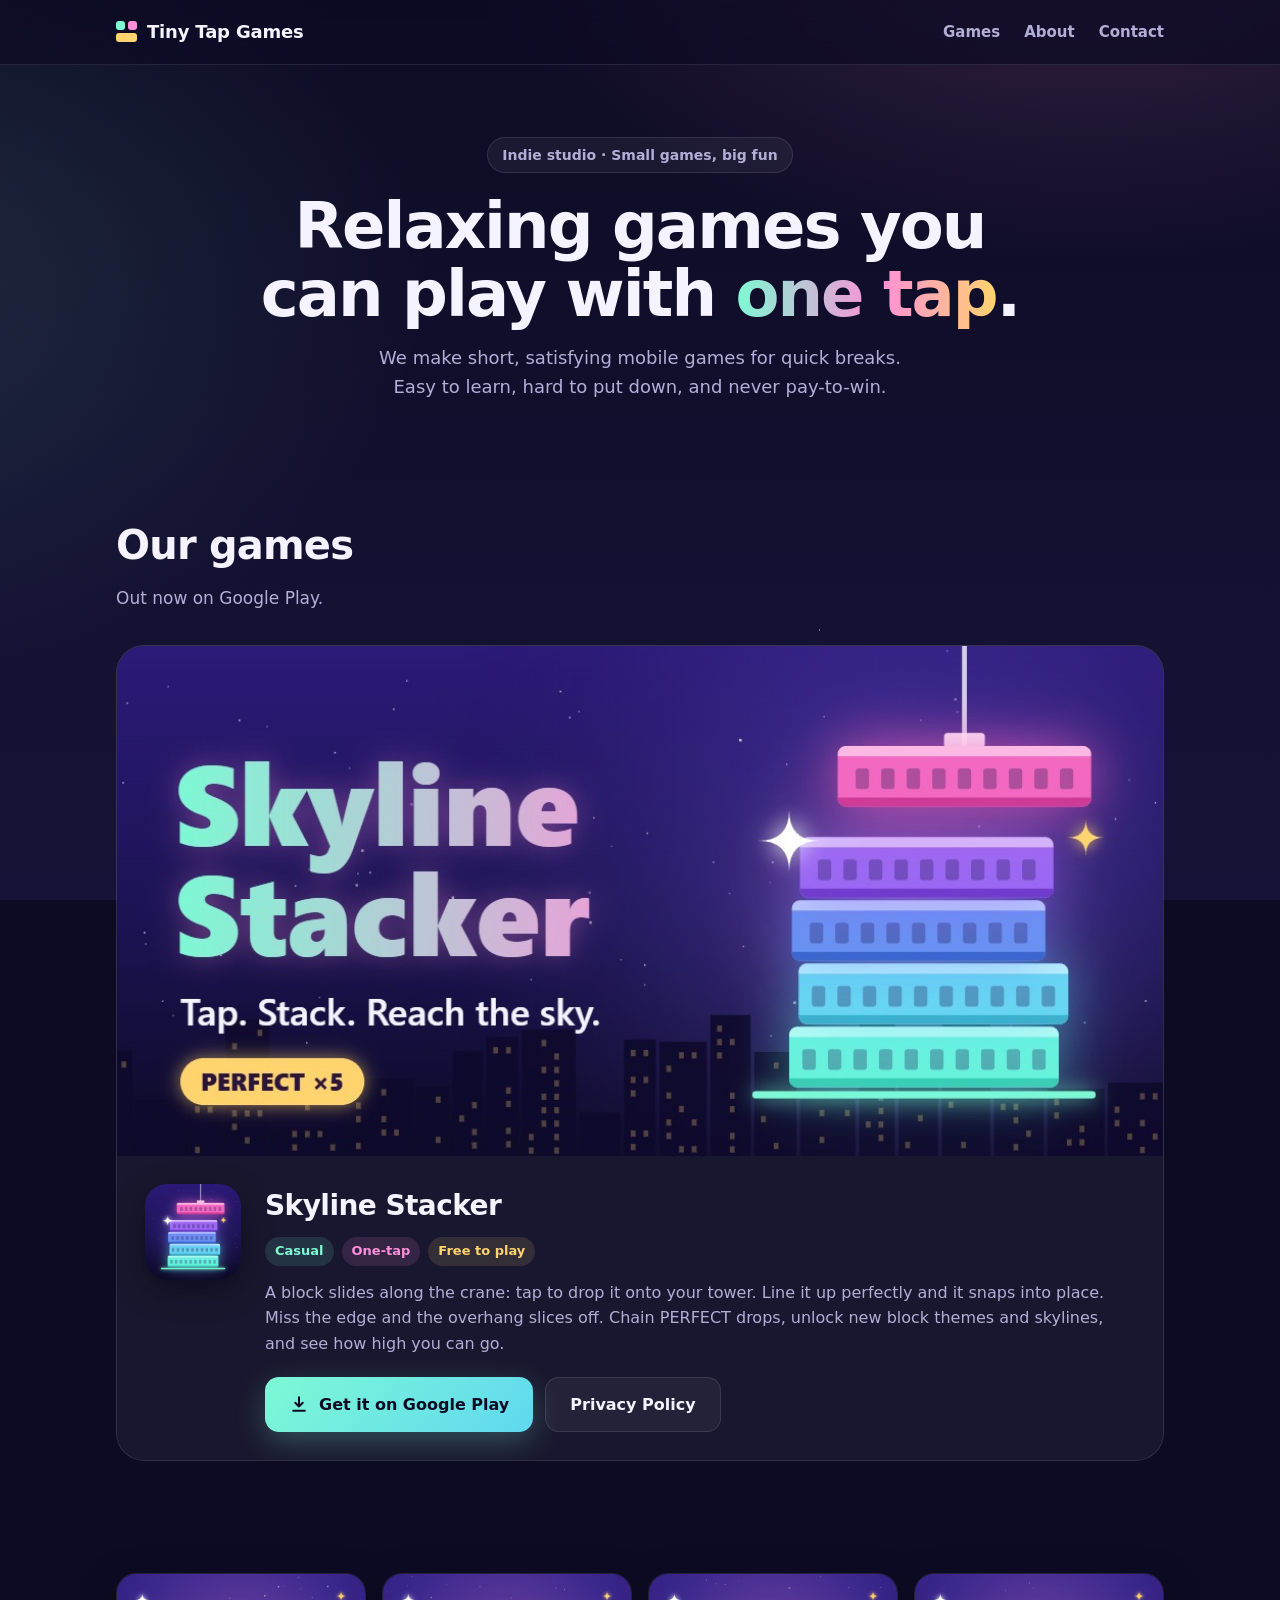
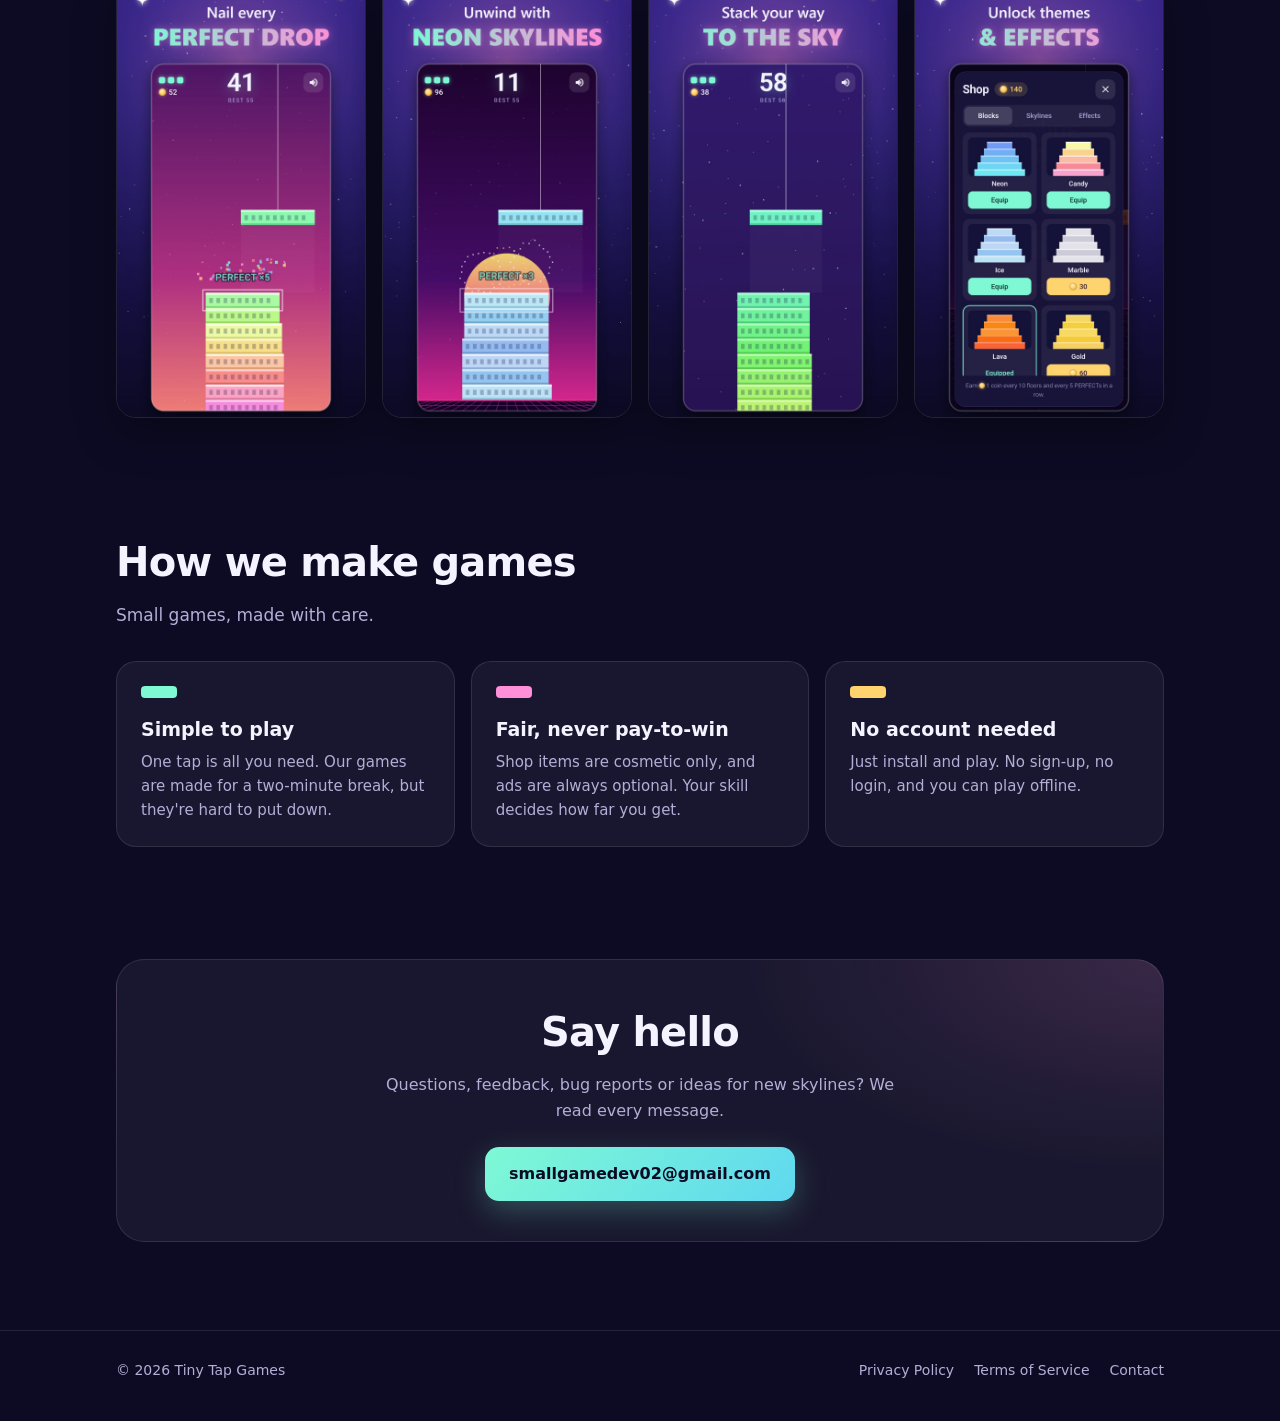
<file: index.html>
<!doctype html>
<html lang="en">
<head>
  <meta charset="utf-8">
  <meta name="viewport" content="width=device-width, initial-scale=1">
  <title>Tiny Tap Games: Relaxing one-tap mobile games</title>
  <meta name="description" content="Tiny Tap Games makes small, relaxing one-tap games. Play Skyline Stacker, the neon tower stacking game, free on Google Play.">
  <meta name="theme-color" content="#0d0b24">
  <link rel="icon" type="image/png" href="img/skyline-stacker-icon.png">
  <link rel="canonical" href="https://smallgamedev002.github.io/">

  <!-- Preview shown when the link is shared (Pinterest, WhatsApp, Discord...) -->
  <meta property="og:type" content="website">
  <meta property="og:site_name" content="Tiny Tap Games">
  <meta property="og:title" content="Skyline Stacker by Tiny Tap Games">
  <meta property="og:description" content="Tap to drop, nail PERFECT stacks, and build your tower all the way to the sky. Free on Google Play.">
  <meta property="og:url" content="https://smallgamedev002.github.io/">
  <meta property="og:image" content="https://smallgamedev002.github.io/img/skyline-stacker-banner.jpg">
  <meta name="twitter:card" content="summary_large_image">

  <link rel="stylesheet" href="site.css">
</head>
<body>
<div class="sky" aria-hidden="true"></div>

<header>
  <div class="wrap nav">
    <a class="brand" href="#top" aria-label="Tiny Tap Games home">
      <span class="brand-mark" aria-hidden="true"><span></span><span></span><span></span></span>
      Tiny Tap Games
    </a>
    <nav class="nav-links" aria-label="Main">
      <a href="#games">Games</a>
      <a class="hide-sm" href="#about">About</a>
      <a href="#contact">Contact</a>
    </nav>
  </div>
</header>

<main id="top">
  <div class="wrap hero">
    <span class="eyebrow">Indie studio · Small games, big fun</span>
    <h1>Relaxing games you can play with <span class="gradient-text">one tap</span>.</h1>
    <p>We make short, satisfying mobile games for quick breaks. Easy to learn, hard to put down, and never pay-to-win.</p>
  </div>

  <section id="games">
    <div class="wrap">
      <h2 class="section-title">Our games</h2>
      <p class="section-lead">Out now on Google Play.</p>

      <article class="game-card">
        <img class="game-banner" src="img/skyline-stacker-banner.jpg" width="1024" height="500"
             alt="Skyline Stacker: a glowing tower of stacked blocks under a night city sky">
        <div class="game-body">
          <img class="game-icon" src="img/skyline-stacker-icon.png" width="96" height="96" alt="Skyline Stacker app icon">
          <div>
            <h3>Skyline Stacker</h3>
            <div class="tags">
              <span class="tag">Casual</span>
              <span class="tag pink">One-tap</span>
              <span class="tag gold">Free to play</span>
            </div>
            <p>A block slides along the crane: tap to drop it onto your tower. Line it up perfectly and it snaps into place. Miss the edge and the overhang slices off. Chain PERFECT drops, unlock new block themes and skylines, and see how high you can go.</p>
            <div class="actions">
              <a class="btn btn-primary" href="https://play.google.com/store/apps/details?id=com.tinytapgames.skylinestacker">
                <svg viewBox="0 0 24 24" fill="none" stroke="currentColor" stroke-width="2.4" stroke-linecap="round" stroke-linejoin="round" aria-hidden="true"><path d="M12 4v11m0 0-4.5-4.5M12 15l4.5-4.5M5 20h14"/></svg>
                Get it on Google Play
              </a>
              <a class="btn btn-ghost" href="privacy.html">Privacy Policy</a>
            </div>
          </div>
        </div>
      </article>
    </div>
  </section>

  <section aria-label="Skyline Stacker screenshots">
    <div class="wrap">
      <div class="shots">
        <img src="img/shot-1-perfect.jpg" width="1080" height="1920" loading="lazy" alt="Landing a PERFECT drop with a confetti effect">
        <img src="img/shot-2-skylines.jpg" width="1080" height="1920" loading="lazy" alt="Building a tower under a sunset skyline">
        <img src="img/shot-3-stack.jpg" width="1080" height="1920" loading="lazy" alt="A tall tower of neon blocks">
        <img src="img/shot-4-shop.jpg" width="1080" height="1920" loading="lazy" alt="The shop with block themes, skylines and effects">
      </div>
    </div>
  </section>

  <section id="about">
    <div class="wrap">
      <h2 class="section-title">How we make games</h2>
      <p class="section-lead">Small games, made with care.</p>
      <div class="features">
        <div class="feature">
          <span class="dot" aria-hidden="true"></span>
          <h3>Simple to play</h3>
          <p>One tap is all you need. Our games are made for a two-minute break, but they're hard to put down.</p>
        </div>
        <div class="feature">
          <span class="dot" aria-hidden="true"></span>
          <h3>Fair, never pay-to-win</h3>
          <p>Shop items are cosmetic only, and ads are always optional. Your skill decides how far you get.</p>
        </div>
        <div class="feature">
          <span class="dot" aria-hidden="true"></span>
          <h3>No account needed</h3>
          <p>Just install and play. No sign-up, no login, and you can play offline.</p>
        </div>
      </div>
    </div>
  </section>

  <section id="contact">
    <div class="wrap">
      <div class="contact">
        <h2 class="section-title">Say hello</h2>
        <p>Questions, feedback, bug reports or ideas for new skylines? We read every message.</p>
        <a class="btn btn-primary" href="mailto:smallgamedev02@gmail.com">smallgamedev02@gmail.com</a>
      </div>
    </div>
  </section>
</main>

<footer>
  <div class="wrap foot">
    <span>© 2026 Tiny Tap Games</span>
    <nav class="foot-links" aria-label="Legal">
      <a href="privacy.html">Privacy Policy</a>
      <a href="terms.html">Terms of Service</a>
      <a href="mailto:smallgamedev02@gmail.com">Contact</a>
    </nav>
  </div>
</footer>
</body>
</html>
</file>
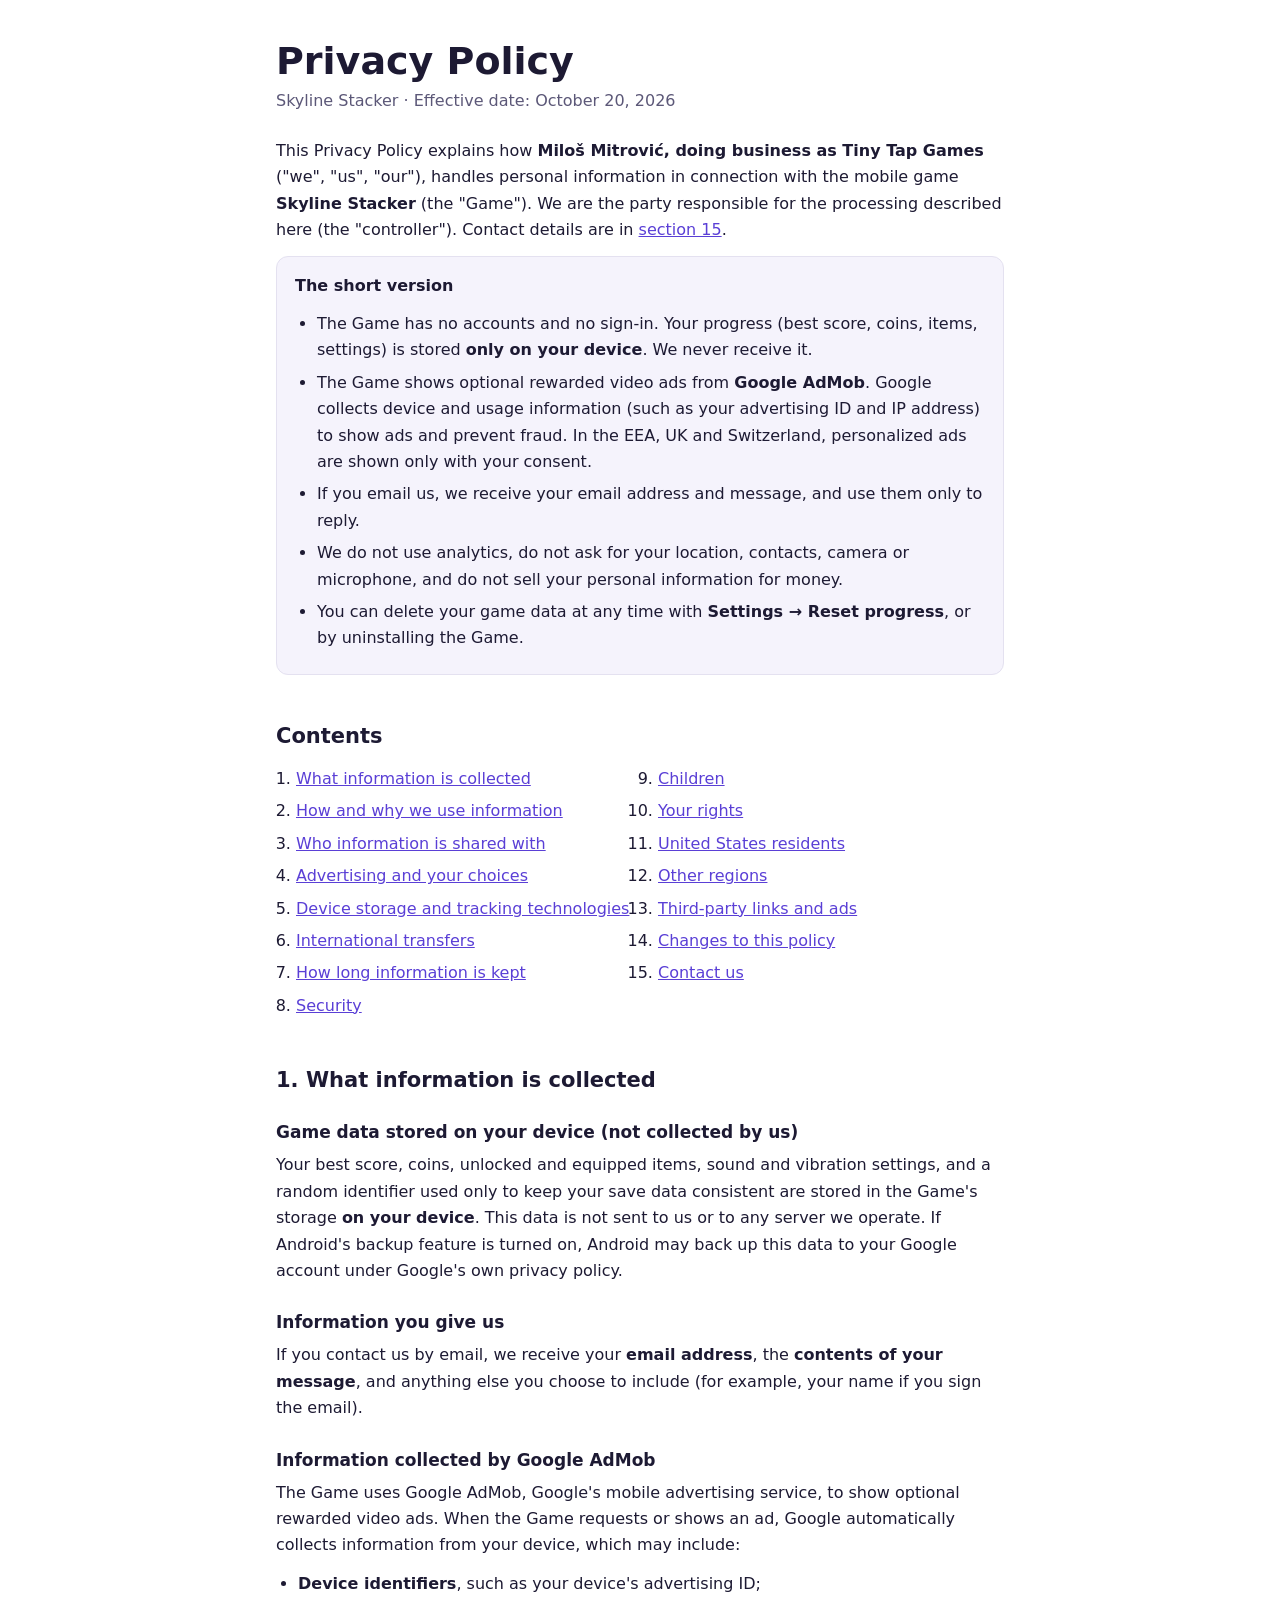
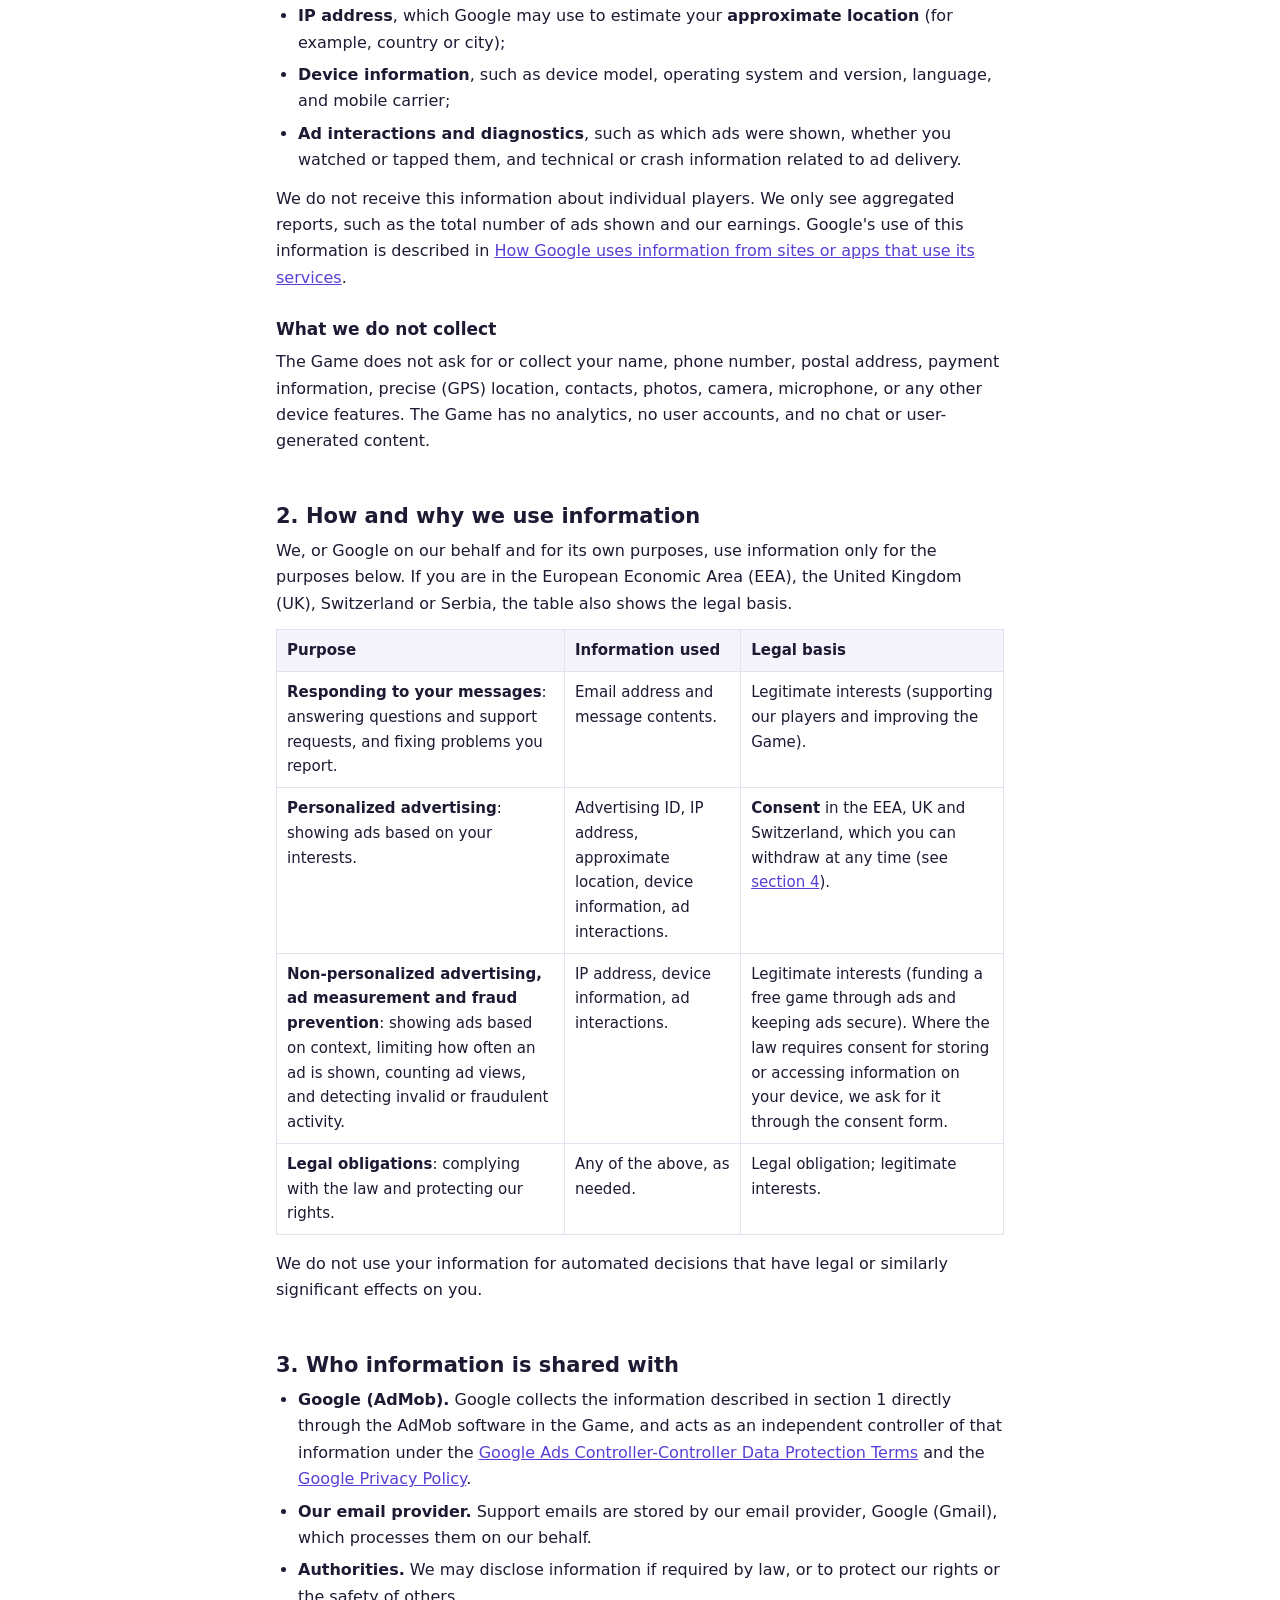
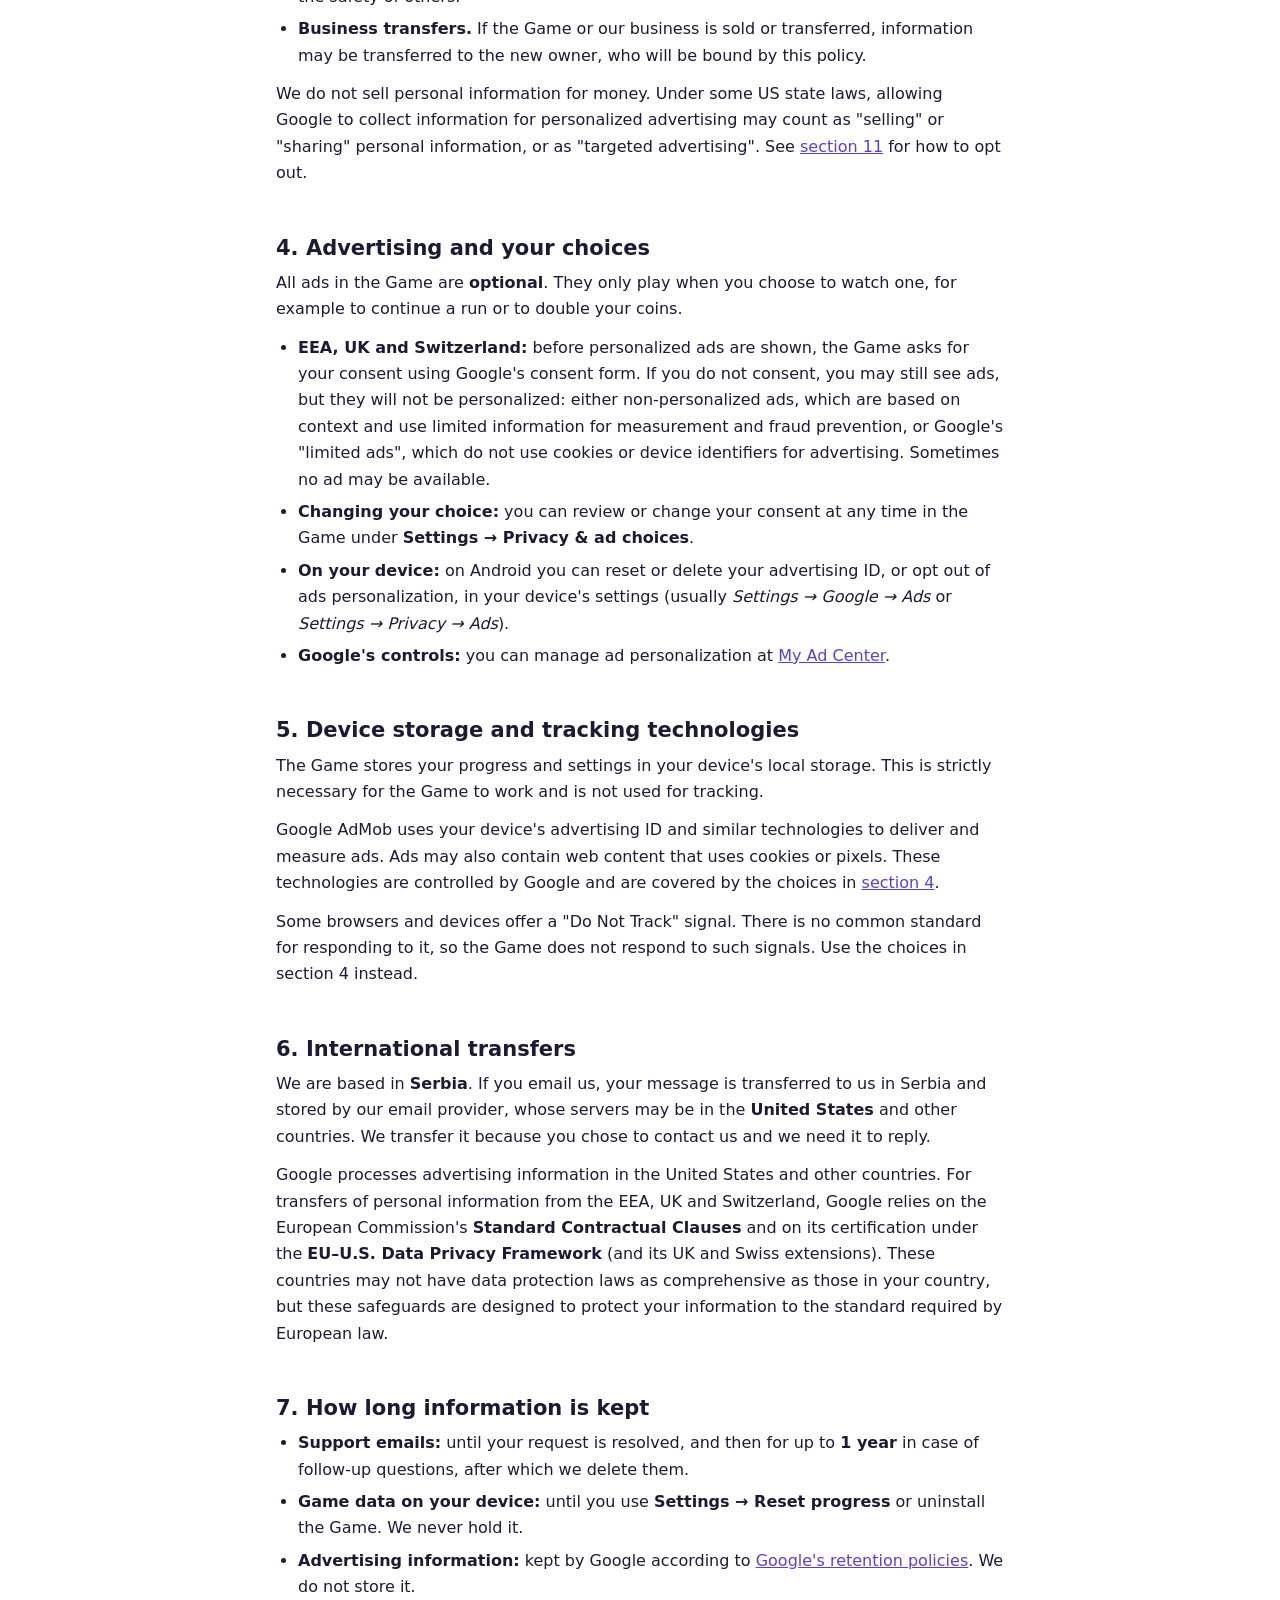
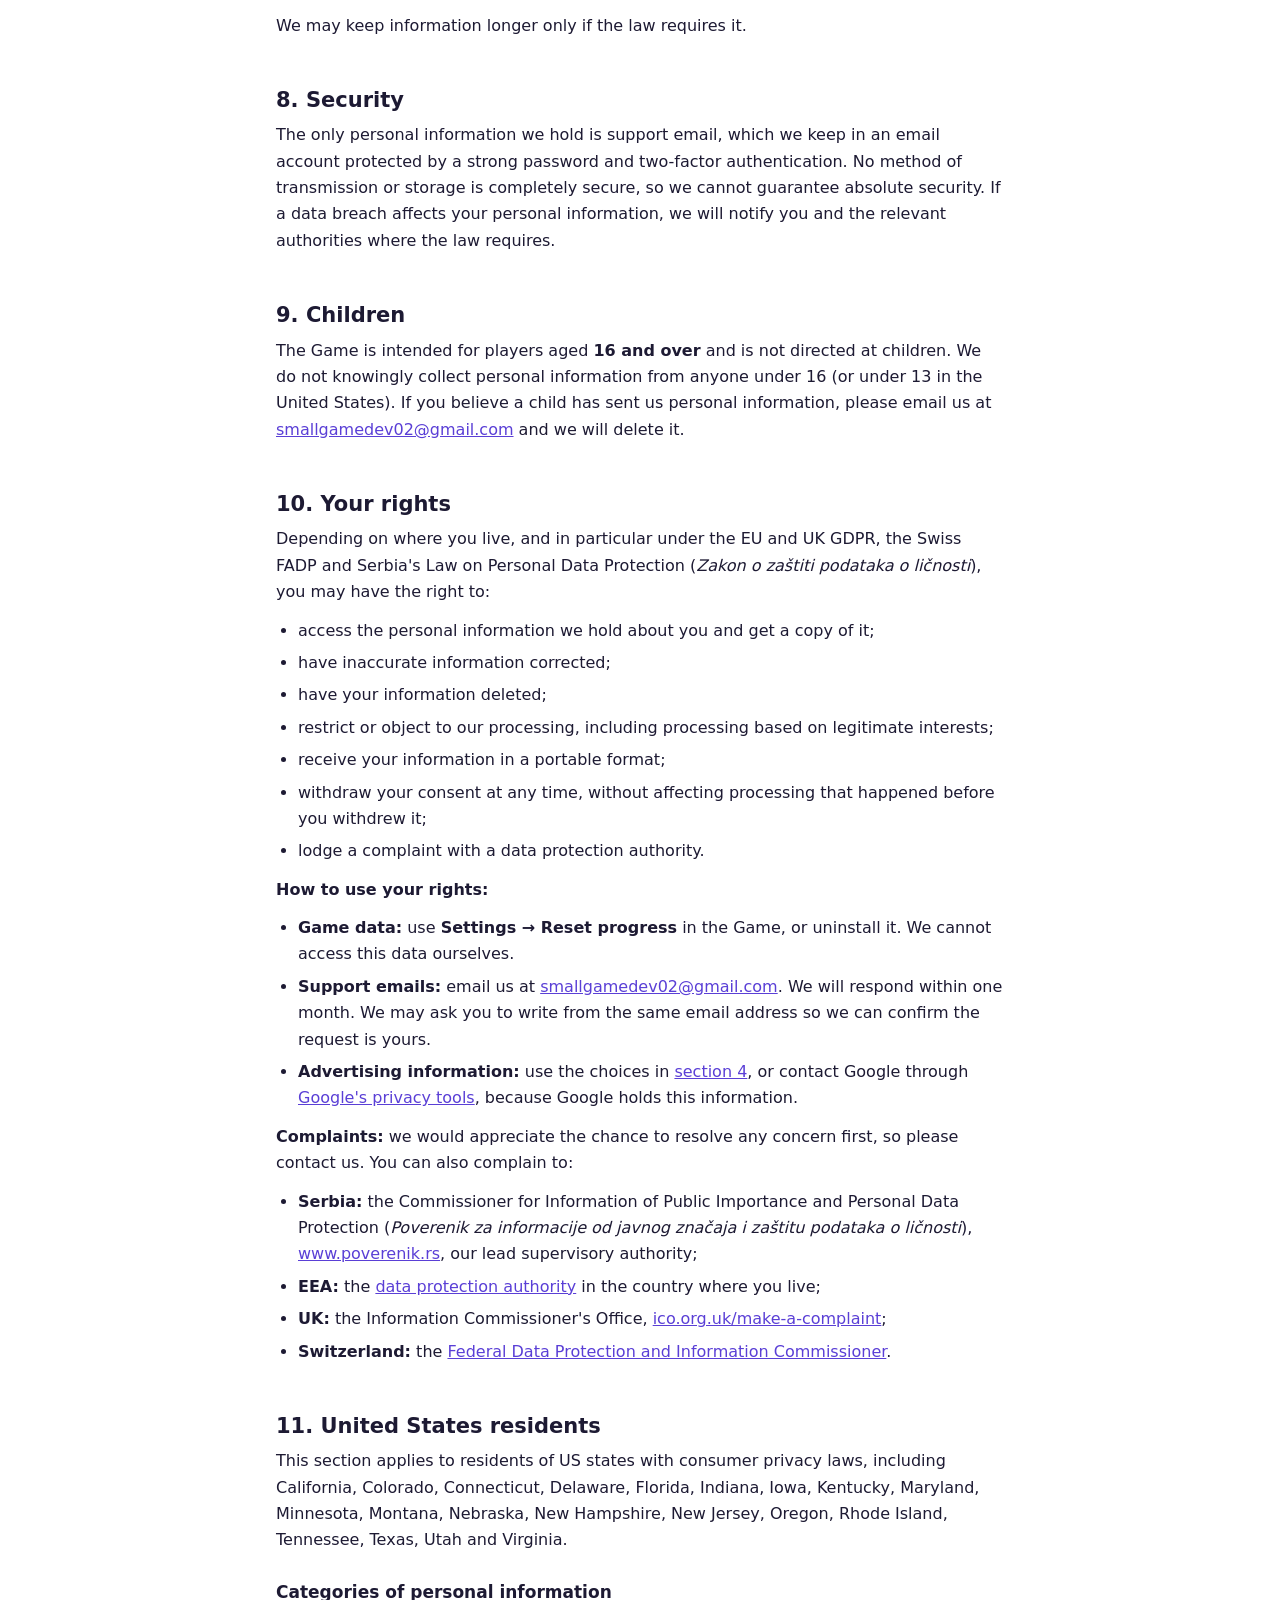
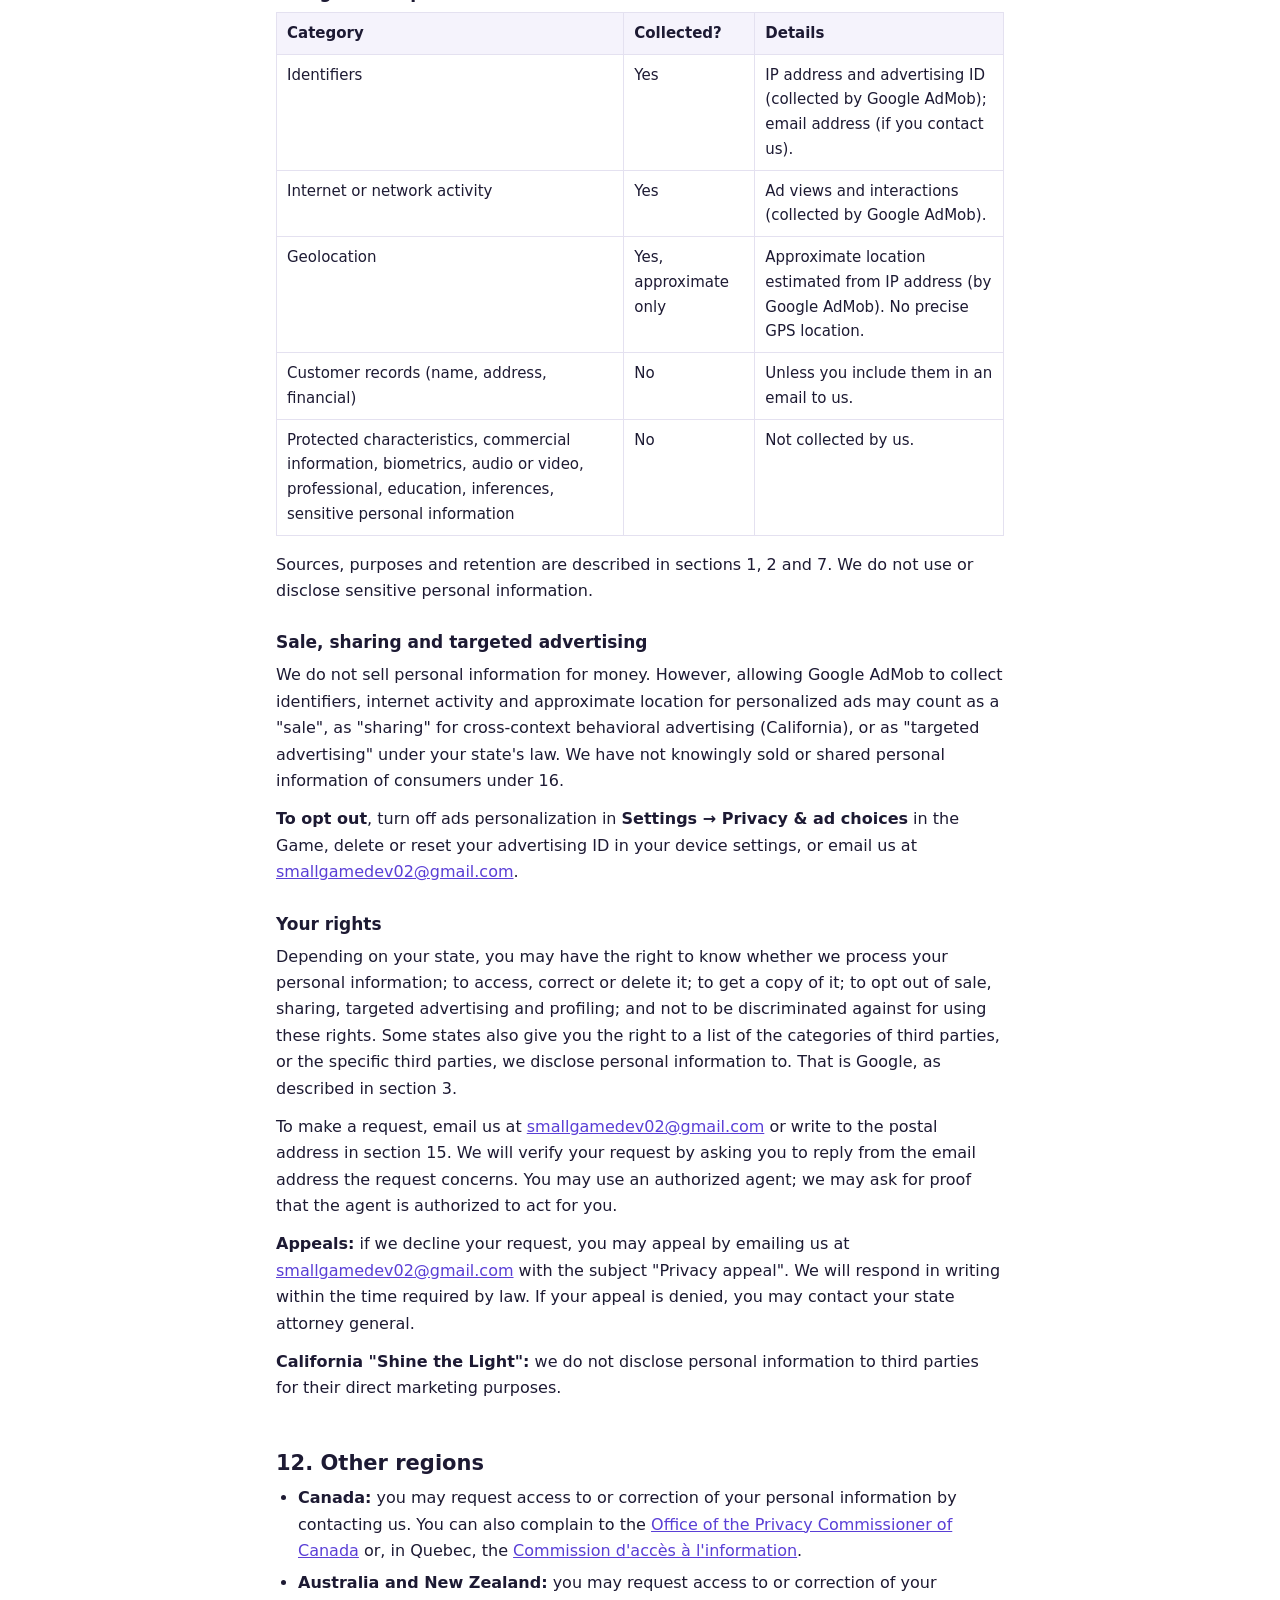
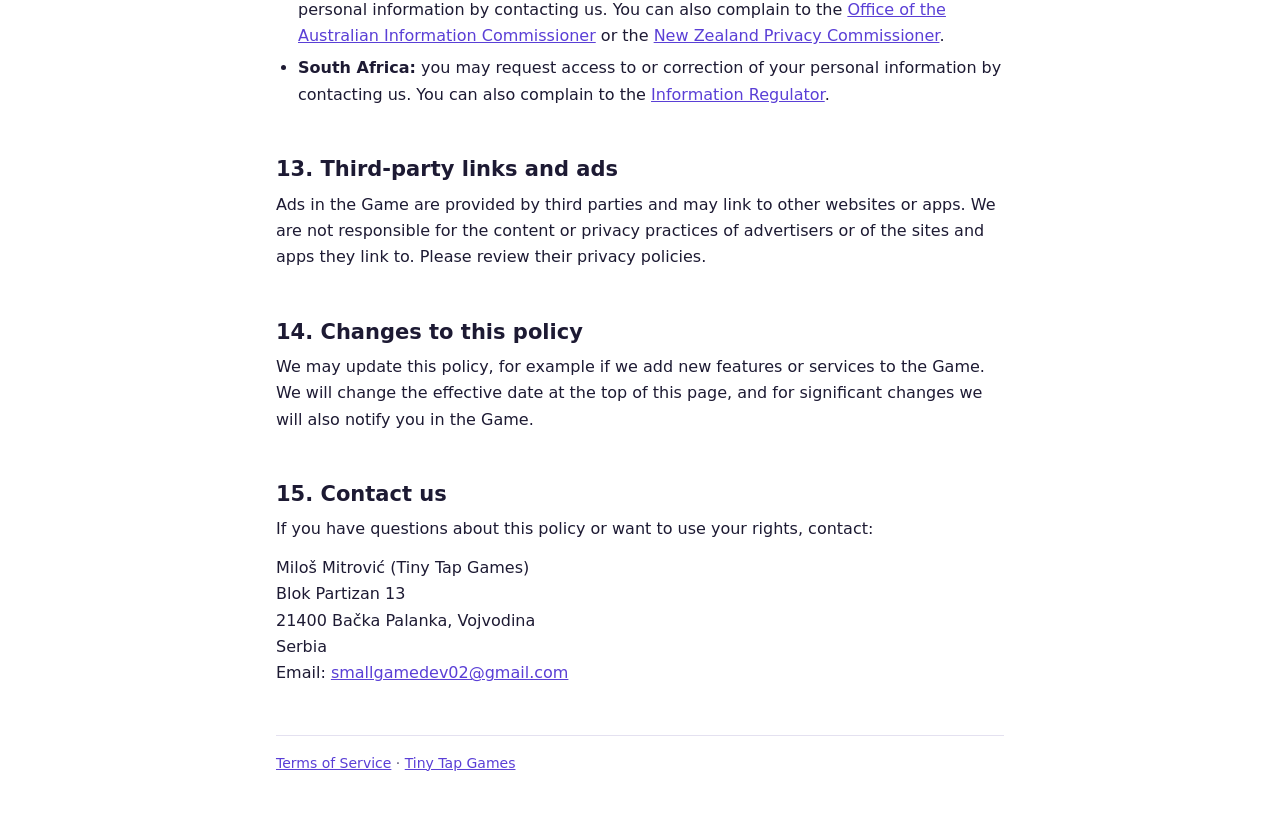
<file: privacy.html>
<!doctype html>
<html lang="en">
<head>
  <meta charset="utf-8">
  <meta name="viewport" content="width=device-width, initial-scale=1">
  <title>Privacy Policy – Skyline Stacker</title>
  <meta name="description" content="Privacy Policy for Skyline Stacker by Tiny Tap Games.">
  <link rel="stylesheet" href="legal.css">
</head>
<body>
<main>
  <h1>Privacy Policy</h1>
  <p class="meta">Skyline Stacker · Effective date: October 20, 2026</p>

  <p>This Privacy Policy explains how <strong>Miloš Mitrović, doing business as Tiny Tap Games</strong> ("we", "us", "our"), handles personal information in connection with the mobile game <strong>Skyline Stacker</strong> (the "Game"). We are the party responsible for the processing described here (the "controller"). Contact details are in <a href="#contact">section 15</a>.</p>

  <div class="summary">
    <p><strong>The short version</strong></p>
    <ul>
      <li>The Game has no accounts and no sign-in. Your progress (best score, coins, items, settings) is stored <strong>only on your device</strong>. We never receive it.</li>
      <li>The Game shows optional rewarded video ads from <strong>Google AdMob</strong>. Google collects device and usage information (such as your advertising ID and IP address) to show ads and prevent fraud. In the EEA, UK and Switzerland, personalized ads are shown only with your consent.</li>
      <li>If you email us, we receive your email address and message, and use them only to reply.</li>
      <li>We do not use analytics, do not ask for your location, contacts, camera or microphone, and do not sell your personal information for money.</li>
      <li>You can delete your game data at any time with <strong>Settings → Reset progress</strong>, or by uninstalling the Game.</li>
    </ul>
  </div>

  <h2>Contents</h2>
  <ol class="toc">
    <li><a href="#collect">What information is collected</a></li>
    <li><a href="#use">How and why we use information</a></li>
    <li><a href="#share">Who information is shared with</a></li>
    <li><a href="#ads">Advertising and your choices</a></li>
    <li><a href="#tracking">Device storage and tracking technologies</a></li>
    <li><a href="#transfers">International transfers</a></li>
    <li><a href="#retention">How long information is kept</a></li>
    <li><a href="#security">Security</a></li>
    <li><a href="#children">Children</a></li>
    <li><a href="#rights">Your rights</a></li>
    <li><a href="#us">United States residents</a></li>
    <li><a href="#other">Other regions</a></li>
    <li><a href="#third-party">Third-party links and ads</a></li>
    <li><a href="#changes">Changes to this policy</a></li>
    <li><a href="#contact">Contact us</a></li>
  </ol>

  <h2 id="collect">1. What information is collected</h2>

  <h3>Game data stored on your device (not collected by us)</h3>
  <p>Your best score, coins, unlocked and equipped items, sound and vibration settings, and a random identifier used only to keep your save data consistent are stored in the Game's storage <strong>on your device</strong>. This data is not sent to us or to any server we operate. If Android's backup feature is turned on, Android may back up this data to your Google account under Google's own privacy policy.</p>

  <h3>Information you give us</h3>
  <p>If you contact us by email, we receive your <strong>email address</strong>, the <strong>contents of your message</strong>, and anything else you choose to include (for example, your name if you sign the email).</p>

  <h3>Information collected by Google AdMob</h3>
  <p>The Game uses Google AdMob, Google's mobile advertising service, to show optional rewarded video ads. When the Game requests or shows an ad, Google automatically collects information from your device, which may include:</p>
  <ul>
    <li><strong>Device identifiers</strong>, such as your device's advertising ID;</li>
    <li><strong>IP address</strong>, which Google may use to estimate your <strong>approximate location</strong> (for example, country or city);</li>
    <li><strong>Device information</strong>, such as device model, operating system and version, language, and mobile carrier;</li>
    <li><strong>Ad interactions and diagnostics</strong>, such as which ads were shown, whether you watched or tapped them, and technical or crash information related to ad delivery.</li>
  </ul>
  <p>We do not receive this information about individual players. We only see aggregated reports, such as the total number of ads shown and our earnings. Google's use of this information is described in <a href="https://policies.google.com/technologies/partner-sites" target="_blank" rel="noopener">How Google uses information from sites or apps that use its services</a>.</p>

  <h3>What we do not collect</h3>
  <p>The Game does not ask for or collect your name, phone number, postal address, payment information, precise (GPS) location, contacts, photos, camera, microphone, or any other device features. The Game has no analytics, no user accounts, and no chat or user-generated content.</p>

  <h2 id="use">2. How and why we use information</h2>
  <p>We, or Google on our behalf and for its own purposes, use information only for the purposes below. If you are in the European Economic Area (EEA), the United Kingdom (UK), Switzerland or Serbia, the table also shows the legal basis.</p>
  <div class="table-wrap">
    <table>
      <thead>
        <tr><th>Purpose</th><th>Information used</th><th>Legal basis</th></tr>
      </thead>
      <tbody>
        <tr>
          <td><strong>Responding to your messages</strong>: answering questions and support requests, and fixing problems you report.</td>
          <td>Email address and message contents.</td>
          <td>Legitimate interests (supporting our players and improving the Game).</td>
        </tr>
        <tr>
          <td><strong>Personalized advertising</strong>: showing ads based on your interests.</td>
          <td>Advertising ID, IP address, approximate location, device information, ad interactions.</td>
          <td><strong>Consent</strong> in the EEA, UK and Switzerland, which you can withdraw at any time (see <a href="#ads">section 4</a>).</td>
        </tr>
        <tr>
          <td><strong>Non-personalized advertising, ad measurement and fraud prevention</strong>: showing ads based on context, limiting how often an ad is shown, counting ad views, and detecting invalid or fraudulent activity.</td>
          <td>IP address, device information, ad interactions.</td>
          <td>Legitimate interests (funding a free game through ads and keeping ads secure). Where the law requires consent for storing or accessing information on your device, we ask for it through the consent form.</td>
        </tr>
        <tr>
          <td><strong>Legal obligations</strong>: complying with the law and protecting our rights.</td>
          <td>Any of the above, as needed.</td>
          <td>Legal obligation; legitimate interests.</td>
        </tr>
      </tbody>
    </table>
  </div>
  <p>We do not use your information for automated decisions that have legal or similarly significant effects on you.</p>

  <h2 id="share">3. Who information is shared with</h2>
  <ul>
    <li><strong>Google (AdMob).</strong> Google collects the information described in section 1 directly through the AdMob software in the Game, and acts as an independent controller of that information under the <a href="https://business.safety.google/adscontrollerterms/" target="_blank" rel="noopener">Google Ads Controller-Controller Data Protection Terms</a> and the <a href="https://policies.google.com/privacy" target="_blank" rel="noopener">Google Privacy Policy</a>.</li>
    <li><strong>Our email provider.</strong> Support emails are stored by our email provider, Google (Gmail), which processes them on our behalf.</li>
    <li><strong>Authorities.</strong> We may disclose information if required by law, or to protect our rights or the safety of others.</li>
    <li><strong>Business transfers.</strong> If the Game or our business is sold or transferred, information may be transferred to the new owner, who will be bound by this policy.</li>
  </ul>
  <p>We do not sell personal information for money. Under some US state laws, allowing Google to collect information for personalized advertising may count as "selling" or "sharing" personal information, or as "targeted advertising". See <a href="#us">section 11</a> for how to opt out.</p>

  <h2 id="ads">4. Advertising and your choices</h2>
  <p>All ads in the Game are <strong>optional</strong>. They only play when you choose to watch one, for example to continue a run or to double your coins.</p>
  <ul>
    <li><strong>EEA, UK and Switzerland:</strong> before personalized ads are shown, the Game asks for your consent using Google's consent form. If you do not consent, you may still see ads, but they will not be personalized: either non-personalized ads, which are based on context and use limited information for measurement and fraud prevention, or Google's "limited ads", which do not use cookies or device identifiers for advertising. Sometimes no ad may be available.</li>
    <li><strong>Changing your choice:</strong> you can review or change your consent at any time in the Game under <strong>Settings → Privacy &amp; ad choices</strong>.</li>
    <li><strong>On your device:</strong> on Android you can reset or delete your advertising ID, or opt out of ads personalization, in your device's settings (usually <em>Settings → Google → Ads</em> or <em>Settings → Privacy → Ads</em>).</li>
    <li><strong>Google's controls:</strong> you can manage ad personalization at <a href="https://myadcenter.google.com/" target="_blank" rel="noopener">My Ad Center</a>.</li>
  </ul>

  <h2 id="tracking">5. Device storage and tracking technologies</h2>
  <p>The Game stores your progress and settings in your device's local storage. This is strictly necessary for the Game to work and is not used for tracking.</p>
  <p>Google AdMob uses your device's advertising ID and similar technologies to deliver and measure ads. Ads may also contain web content that uses cookies or pixels. These technologies are controlled by Google and are covered by the choices in <a href="#ads">section 4</a>.</p>
  <p>Some browsers and devices offer a "Do Not Track" signal. There is no common standard for responding to it, so the Game does not respond to such signals. Use the choices in section 4 instead.</p>

  <h2 id="transfers">6. International transfers</h2>
  <p>We are based in <strong>Serbia</strong>. If you email us, your message is transferred to us in Serbia and stored by our email provider, whose servers may be in the <strong>United States</strong> and other countries. We transfer it because you chose to contact us and we need it to reply.</p>
  <p>Google processes advertising information in the United States and other countries. For transfers of personal information from the EEA, UK and Switzerland, Google relies on the European Commission's <strong>Standard Contractual Clauses</strong> and on its certification under the <strong>EU–U.S. Data Privacy Framework</strong> (and its UK and Swiss extensions). These countries may not have data protection laws as comprehensive as those in your country, but these safeguards are designed to protect your information to the standard required by European law.</p>

  <h2 id="retention">7. How long information is kept</h2>
  <ul>
    <li><strong>Support emails:</strong> until your request is resolved, and then for up to <strong>1 year</strong> in case of follow-up questions, after which we delete them.</li>
    <li><strong>Game data on your device:</strong> until you use <strong>Settings → Reset progress</strong> or uninstall the Game. We never hold it.</li>
    <li><strong>Advertising information:</strong> kept by Google according to <a href="https://policies.google.com/technologies/retention" target="_blank" rel="noopener">Google's retention policies</a>. We do not store it.</li>
  </ul>
  <p>We may keep information longer only if the law requires it.</p>

  <h2 id="security">8. Security</h2>
  <p>The only personal information we hold is support email, which we keep in an email account protected by a strong password and two-factor authentication. No method of transmission or storage is completely secure, so we cannot guarantee absolute security. If a data breach affects your personal information, we will notify you and the relevant authorities where the law requires.</p>

  <h2 id="children">9. Children</h2>
  <p>The Game is intended for players aged <strong>16 and over</strong> and is not directed at children. We do not knowingly collect personal information from anyone under 16 (or under 13 in the United States). If you believe a child has sent us personal information, please email us at <a href="mailto:smallgamedev02@gmail.com">smallgamedev02@gmail.com</a> and we will delete it.</p>

  <h2 id="rights">10. Your rights</h2>
  <p>Depending on where you live, and in particular under the EU and UK GDPR, the Swiss FADP and Serbia's Law on Personal Data Protection (<em>Zakon o zaštiti podataka o ličnosti</em>), you may have the right to:</p>
  <ul>
    <li>access the personal information we hold about you and get a copy of it;</li>
    <li>have inaccurate information corrected;</li>
    <li>have your information deleted;</li>
    <li>restrict or object to our processing, including processing based on legitimate interests;</li>
    <li>receive your information in a portable format;</li>
    <li>withdraw your consent at any time, without affecting processing that happened before you withdrew it;</li>
    <li>lodge a complaint with a data protection authority.</li>
  </ul>
  <p><strong>How to use your rights:</strong></p>
  <ul>
    <li><strong>Game data:</strong> use <strong>Settings → Reset progress</strong> in the Game, or uninstall it. We cannot access this data ourselves.</li>
    <li><strong>Support emails:</strong> email us at <a href="mailto:smallgamedev02@gmail.com">smallgamedev02@gmail.com</a>. We will respond within one month. We may ask you to write from the same email address so we can confirm the request is yours.</li>
    <li><strong>Advertising information:</strong> use the choices in <a href="#ads">section 4</a>, or contact Google through <a href="https://myaccount.google.com/data-and-privacy" target="_blank" rel="noopener">Google's privacy tools</a>, because Google holds this information.</li>
  </ul>
  <p><strong>Complaints:</strong> we would appreciate the chance to resolve any concern first, so please contact us. You can also complain to:</p>
  <ul>
    <li><strong>Serbia:</strong> the Commissioner for Information of Public Importance and Personal Data Protection (<em>Poverenik za informacije od javnog značaja i zaštitu podataka o ličnosti</em>), <a href="https://www.poverenik.rs" target="_blank" rel="noopener">www.poverenik.rs</a>, our lead supervisory authority;</li>
    <li><strong>EEA:</strong> the <a href="https://www.edpb.europa.eu/about-edpb/about-edpb/members_en" target="_blank" rel="noopener">data protection authority</a> in the country where you live;</li>
    <li><strong>UK:</strong> the Information Commissioner's Office, <a href="https://ico.org.uk/make-a-complaint/" target="_blank" rel="noopener">ico.org.uk/make-a-complaint</a>;</li>
    <li><strong>Switzerland:</strong> the <a href="https://www.edoeb.admin.ch/" target="_blank" rel="noopener">Federal Data Protection and Information Commissioner</a>.</li>
  </ul>

  <h2 id="us">11. United States residents</h2>
  <p>This section applies to residents of US states with consumer privacy laws, including California, Colorado, Connecticut, Delaware, Florida, Indiana, Iowa, Kentucky, Maryland, Minnesota, Montana, Nebraska, New Hampshire, New Jersey, Oregon, Rhode Island, Tennessee, Texas, Utah and Virginia.</p>

  <h3>Categories of personal information</h3>
  <div class="table-wrap">
    <table>
      <thead>
        <tr><th>Category</th><th>Collected?</th><th>Details</th></tr>
      </thead>
      <tbody>
        <tr><td>Identifiers</td><td>Yes</td><td>IP address and advertising ID (collected by Google AdMob); email address (if you contact us).</td></tr>
        <tr><td>Internet or network activity</td><td>Yes</td><td>Ad views and interactions (collected by Google AdMob).</td></tr>
        <tr><td>Geolocation</td><td>Yes, approximate only</td><td>Approximate location estimated from IP address (by Google AdMob). No precise GPS location.</td></tr>
        <tr><td>Customer records (name, address, financial)</td><td>No</td><td>Unless you include them in an email to us.</td></tr>
        <tr><td>Protected characteristics, commercial information, biometrics, audio or video, professional, education, inferences, sensitive personal information</td><td>No</td><td>Not collected by us.</td></tr>
      </tbody>
    </table>
  </div>
  <p>Sources, purposes and retention are described in sections 1, 2 and 7. We do not use or disclose sensitive personal information.</p>

  <h3>Sale, sharing and targeted advertising</h3>
  <p>We do not sell personal information for money. However, allowing Google AdMob to collect identifiers, internet activity and approximate location for personalized ads may count as a "sale", as "sharing" for cross-context behavioral advertising (California), or as "targeted advertising" under your state's law. We have not knowingly sold or shared personal information of consumers under 16.</p>
  <p><strong>To opt out</strong>, turn off ads personalization in <strong>Settings → Privacy &amp; ad choices</strong> in the Game, delete or reset your advertising ID in your device settings, or email us at <a href="mailto:smallgamedev02@gmail.com">smallgamedev02@gmail.com</a>.</p>

  <h3>Your rights</h3>
  <p>Depending on your state, you may have the right to know whether we process your personal information; to access, correct or delete it; to get a copy of it; to opt out of sale, sharing, targeted advertising and profiling; and not to be discriminated against for using these rights. Some states also give you the right to a list of the categories of third parties, or the specific third parties, we disclose personal information to. That is Google, as described in section 3.</p>
  <p>To make a request, email us at <a href="mailto:smallgamedev02@gmail.com">smallgamedev02@gmail.com</a> or write to the postal address in section 15. We will verify your request by asking you to reply from the email address the request concerns. You may use an authorized agent; we may ask for proof that the agent is authorized to act for you.</p>
  <p><strong>Appeals:</strong> if we decline your request, you may appeal by emailing us at <a href="mailto:smallgamedev02@gmail.com">smallgamedev02@gmail.com</a> with the subject "Privacy appeal". We will respond in writing within the time required by law. If your appeal is denied, you may contact your state attorney general.</p>
  <p><strong>California "Shine the Light":</strong> we do not disclose personal information to third parties for their direct marketing purposes.</p>

  <h2 id="other">12. Other regions</h2>
  <ul>
    <li><strong>Canada:</strong> you may request access to or correction of your personal information by contacting us. You can also complain to the <a href="https://www.priv.gc.ca/" target="_blank" rel="noopener">Office of the Privacy Commissioner of Canada</a> or, in Quebec, the <a href="https://www.cai.gouv.qc.ca/" target="_blank" rel="noopener">Commission d'accès à l'information</a>.</li>
    <li><strong>Australia and New Zealand:</strong> you may request access to or correction of your personal information by contacting us. You can also complain to the <a href="https://www.oaic.gov.au/" target="_blank" rel="noopener">Office of the Australian Information Commissioner</a> or the <a href="https://www.privacy.org.nz/" target="_blank" rel="noopener">New Zealand Privacy Commissioner</a>.</li>
    <li><strong>South Africa:</strong> you may request access to or correction of your personal information by contacting us. You can also complain to the <a href="https://inforegulator.org.za/" target="_blank" rel="noopener">Information Regulator</a>.</li>
  </ul>

  <h2 id="third-party">13. Third-party links and ads</h2>
  <p>Ads in the Game are provided by third parties and may link to other websites or apps. We are not responsible for the content or privacy practices of advertisers or of the sites and apps they link to. Please review their privacy policies.</p>

  <h2 id="changes">14. Changes to this policy</h2>
  <p>We may update this policy, for example if we add new features or services to the Game. We will change the effective date at the top of this page, and for significant changes we will also notify you in the Game.</p>

  <h2 id="contact">15. Contact us</h2>
  <p>If you have questions about this policy or want to use your rights, contact:</p>
  <address>
    Miloš Mitrović (Tiny Tap Games)<br>
    Blok Partizan 13<br>
    21400 Bačka Palanka, Vojvodina<br>
    Serbia<br>
    Email: <a href="mailto:smallgamedev02@gmail.com">smallgamedev02@gmail.com</a>
  </address>

  <footer>
    <a href="terms.html">Terms of Service</a> · <a href="index.html">Tiny Tap Games</a>
  </footer>
</main>
</body>
</html>
</file>
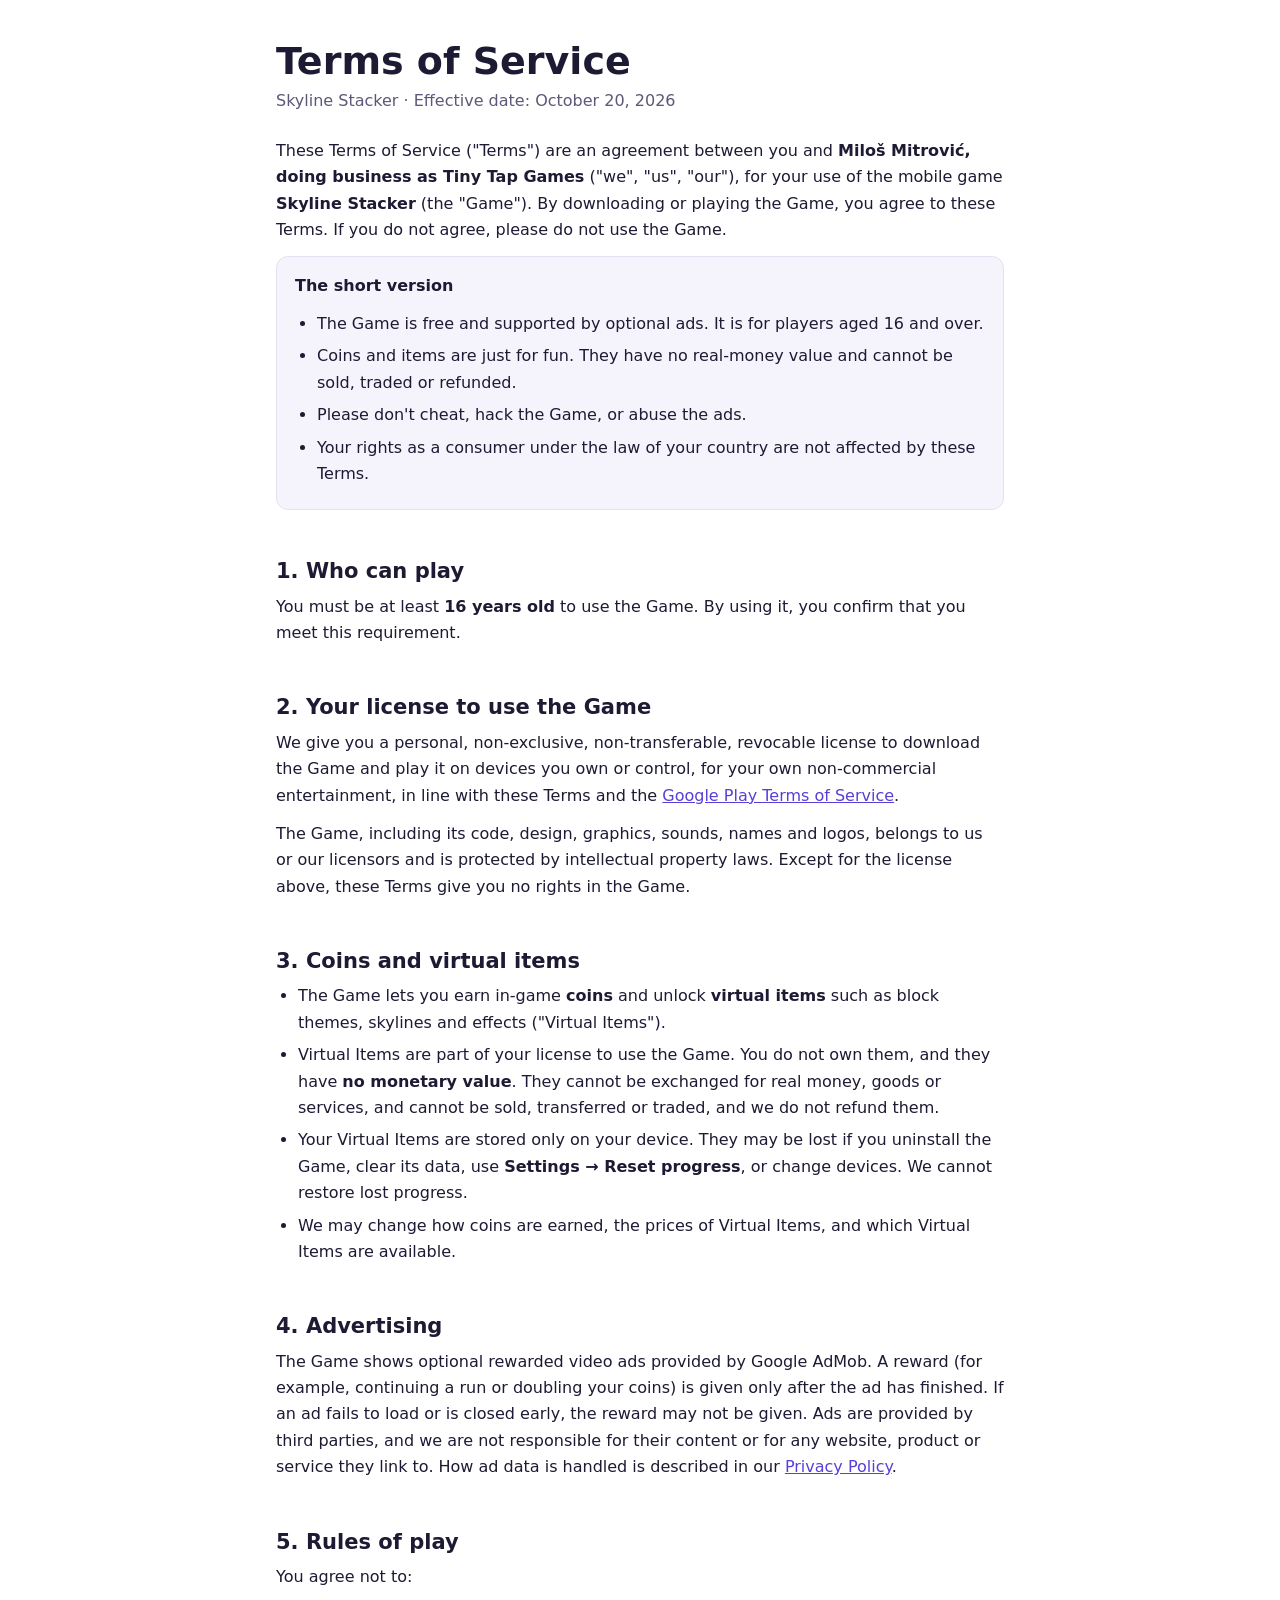
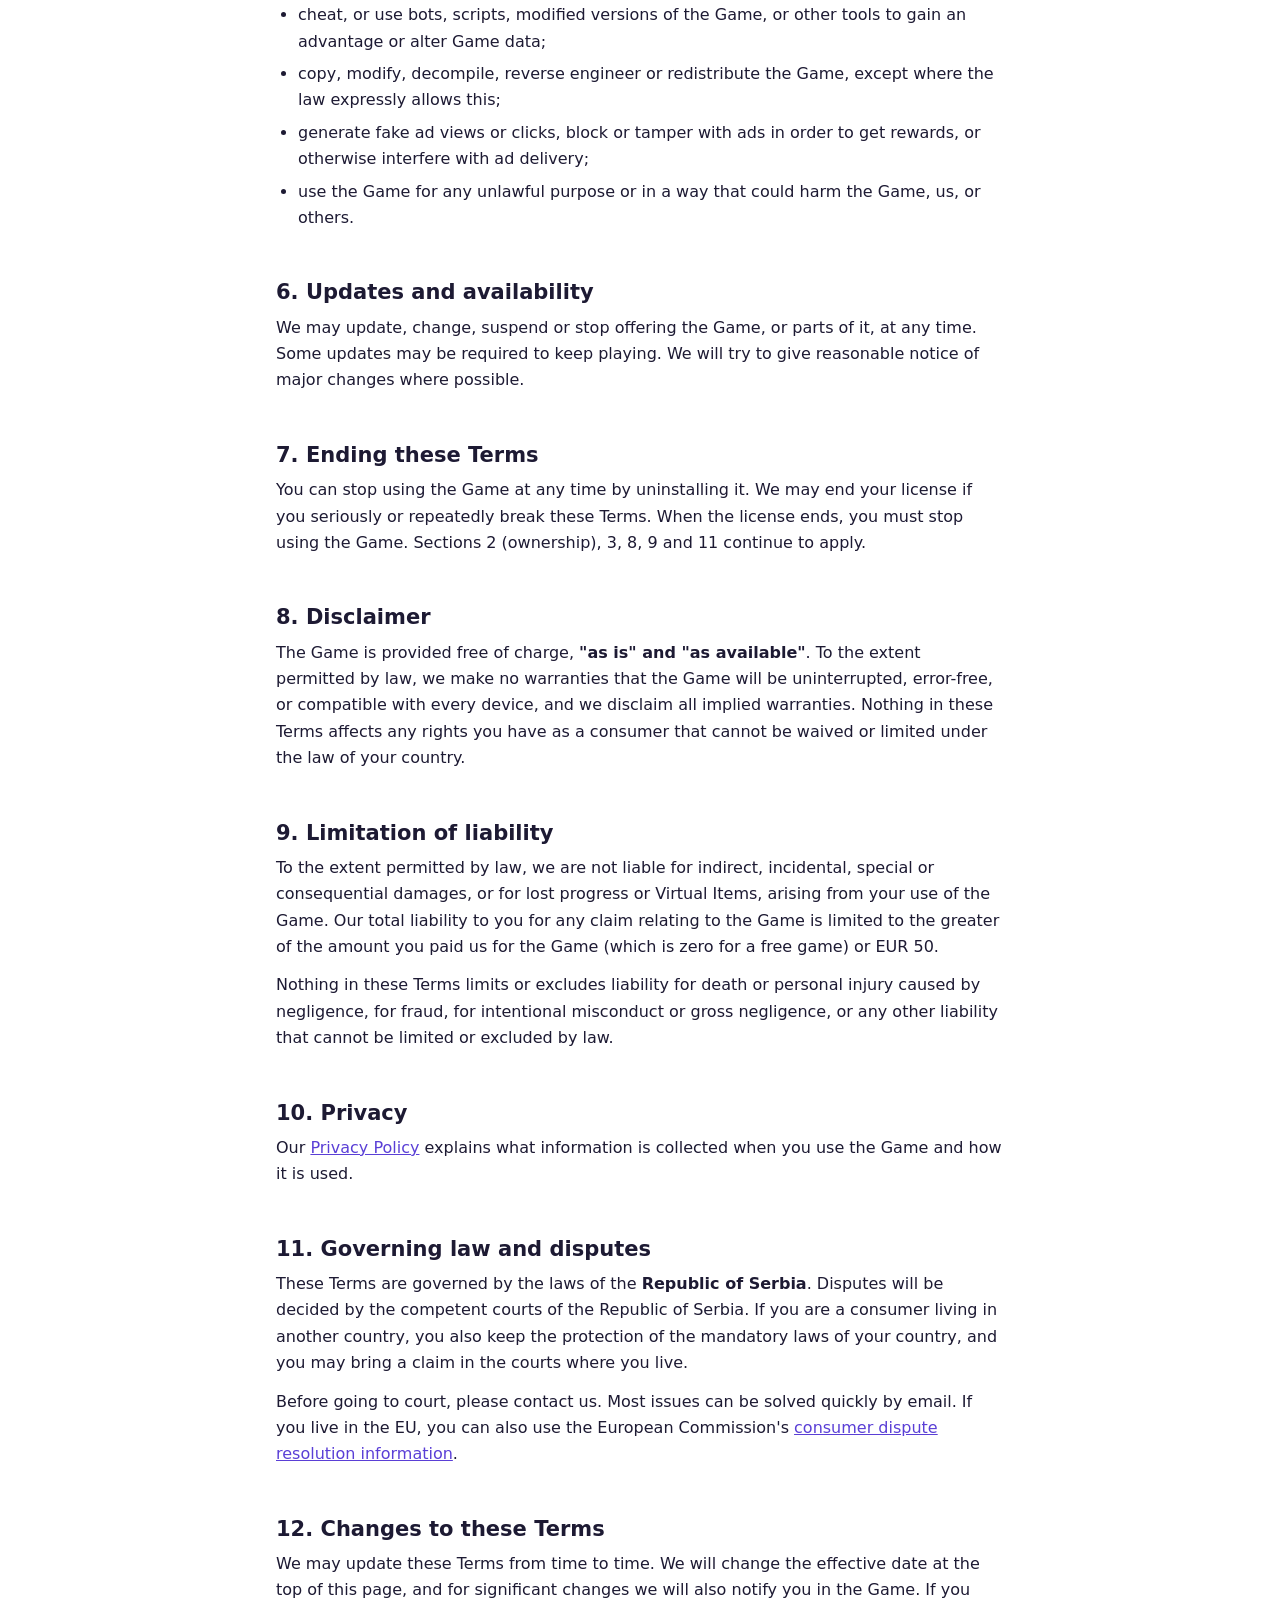
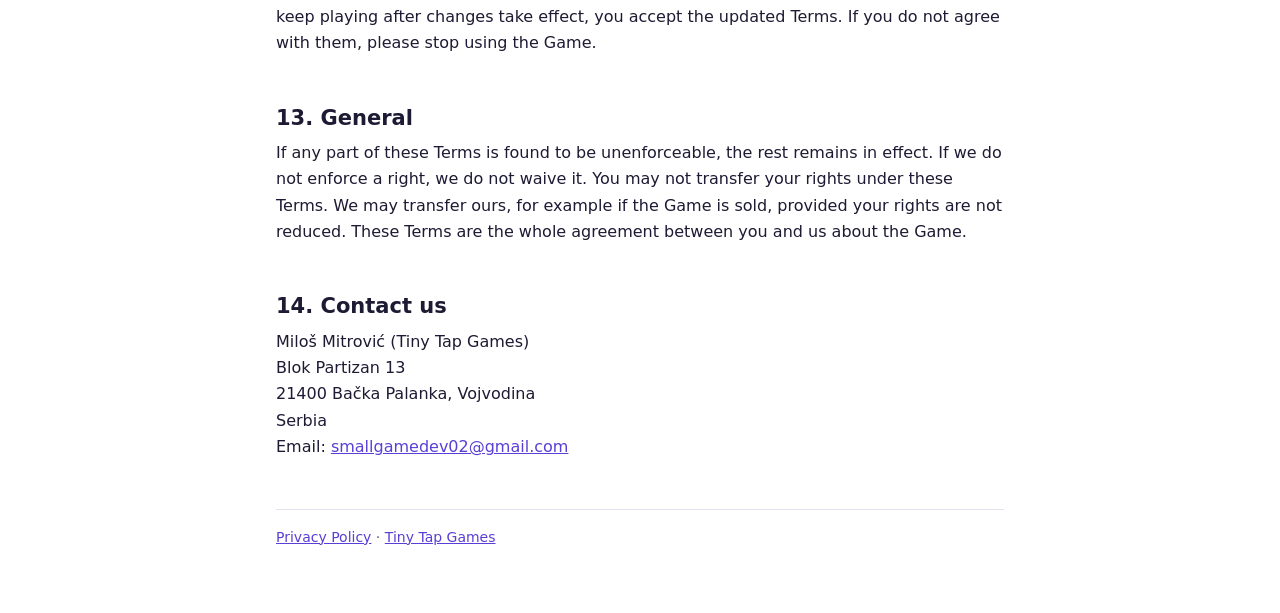
<file: terms.html>
<!doctype html>
<html lang="en">
<head>
  <meta charset="utf-8">
  <meta name="viewport" content="width=device-width, initial-scale=1">
  <title>Terms of Service – Skyline Stacker</title>
  <meta name="description" content="Terms of Service for Skyline Stacker by Tiny Tap Games.">
  <link rel="stylesheet" href="legal.css">
</head>
<body>
<main>
  <h1>Terms of Service</h1>
  <p class="meta">Skyline Stacker · Effective date: October 20, 2026</p>

  <p>These Terms of Service ("Terms") are an agreement between you and <strong>Miloš Mitrović, doing business as Tiny Tap Games</strong> ("we", "us", "our"), for your use of the mobile game <strong>Skyline Stacker</strong> (the "Game"). By downloading or playing the Game, you agree to these Terms. If you do not agree, please do not use the Game.</p>

  <div class="summary">
    <p><strong>The short version</strong></p>
    <ul>
      <li>The Game is free and supported by optional ads. It is for players aged 16 and over.</li>
      <li>Coins and items are just for fun. They have no real-money value and cannot be sold, traded or refunded.</li>
      <li>Please don't cheat, hack the Game, or abuse the ads.</li>
      <li>Your rights as a consumer under the law of your country are not affected by these Terms.</li>
    </ul>
  </div>

  <h2 id="eligibility">1. Who can play</h2>
  <p>You must be at least <strong>16 years old</strong> to use the Game. By using it, you confirm that you meet this requirement.</p>

  <h2 id="license">2. Your license to use the Game</h2>
  <p>We give you a personal, non-exclusive, non-transferable, revocable license to download the Game and play it on devices you own or control, for your own non-commercial entertainment, in line with these Terms and the <a href="https://play.google.com/about/play-terms/" target="_blank" rel="noopener">Google Play Terms of Service</a>.</p>
  <p>The Game, including its code, design, graphics, sounds, names and logos, belongs to us or our licensors and is protected by intellectual property laws. Except for the license above, these Terms give you no rights in the Game.</p>

  <h2 id="virtual-items">3. Coins and virtual items</h2>
  <ul>
    <li>The Game lets you earn in-game <strong>coins</strong> and unlock <strong>virtual items</strong> such as block themes, skylines and effects ("Virtual Items").</li>
    <li>Virtual Items are part of your license to use the Game. You do not own them, and they have <strong>no monetary value</strong>. They cannot be exchanged for real money, goods or services, and cannot be sold, transferred or traded, and we do not refund them.</li>
    <li>Your Virtual Items are stored only on your device. They may be lost if you uninstall the Game, clear its data, use <strong>Settings → Reset progress</strong>, or change devices. We cannot restore lost progress.</li>
    <li>We may change how coins are earned, the prices of Virtual Items, and which Virtual Items are available.</li>
  </ul>

  <h2 id="ads">4. Advertising</h2>
  <p>The Game shows optional rewarded video ads provided by Google AdMob. A reward (for example, continuing a run or doubling your coins) is given only after the ad has finished. If an ad fails to load or is closed early, the reward may not be given. Ads are provided by third parties, and we are not responsible for their content or for any website, product or service they link to. How ad data is handled is described in our <a href="privacy.html">Privacy Policy</a>.</p>

  <h2 id="conduct">5. Rules of play</h2>
  <p>You agree not to:</p>
  <ul>
    <li>cheat, or use bots, scripts, modified versions of the Game, or other tools to gain an advantage or alter Game data;</li>
    <li>copy, modify, decompile, reverse engineer or redistribute the Game, except where the law expressly allows this;</li>
    <li>generate fake ad views or clicks, block or tamper with ads in order to get rewards, or otherwise interfere with ad delivery;</li>
    <li>use the Game for any unlawful purpose or in a way that could harm the Game, us, or others.</li>
  </ul>

  <h2 id="changes-game">6. Updates and availability</h2>
  <p>We may update, change, suspend or stop offering the Game, or parts of it, at any time. Some updates may be required to keep playing. We will try to give reasonable notice of major changes where possible.</p>

  <h2 id="termination">7. Ending these Terms</h2>
  <p>You can stop using the Game at any time by uninstalling it. We may end your license if you seriously or repeatedly break these Terms. When the license ends, you must stop using the Game. Sections 2 (ownership), 3, 8, 9 and 11 continue to apply.</p>

  <h2 id="disclaimer">8. Disclaimer</h2>
  <p>The Game is provided free of charge, <strong>"as is" and "as available"</strong>. To the extent permitted by law, we make no warranties that the Game will be uninterrupted, error-free, or compatible with every device, and we disclaim all implied warranties. Nothing in these Terms affects any rights you have as a consumer that cannot be waived or limited under the law of your country.</p>

  <h2 id="liability">9. Limitation of liability</h2>
  <p>To the extent permitted by law, we are not liable for indirect, incidental, special or consequential damages, or for lost progress or Virtual Items, arising from your use of the Game. Our total liability to you for any claim relating to the Game is limited to the greater of the amount you paid us for the Game (which is zero for a free game) or EUR 50.</p>
  <p>Nothing in these Terms limits or excludes liability for death or personal injury caused by negligence, for fraud, for intentional misconduct or gross negligence, or any other liability that cannot be limited or excluded by law.</p>

  <h2 id="privacy">10. Privacy</h2>
  <p>Our <a href="privacy.html">Privacy Policy</a> explains what information is collected when you use the Game and how it is used.</p>

  <h2 id="law">11. Governing law and disputes</h2>
  <p>These Terms are governed by the laws of the <strong>Republic of Serbia</strong>. Disputes will be decided by the competent courts of the Republic of Serbia. If you are a consumer living in another country, you also keep the protection of the mandatory laws of your country, and you may bring a claim in the courts where you live.</p>
  <p>Before going to court, please contact us. Most issues can be solved quickly by email. If you live in the EU, you can also use the European Commission's <a href="https://consumer-redress.ec.europa.eu/" target="_blank" rel="noopener">consumer dispute resolution information</a>.</p>

  <h2 id="changes">12. Changes to these Terms</h2>
  <p>We may update these Terms from time to time. We will change the effective date at the top of this page, and for significant changes we will also notify you in the Game. If you keep playing after changes take effect, you accept the updated Terms. If you do not agree with them, please stop using the Game.</p>

  <h2 id="general">13. General</h2>
  <p>If any part of these Terms is found to be unenforceable, the rest remains in effect. If we do not enforce a right, we do not waive it. You may not transfer your rights under these Terms. We may transfer ours, for example if the Game is sold, provided your rights are not reduced. These Terms are the whole agreement between you and us about the Game.</p>

  <h2 id="contact">14. Contact us</h2>
  <address>
    Miloš Mitrović (Tiny Tap Games)<br>
    Blok Partizan 13<br>
    21400 Bačka Palanka, Vojvodina<br>
    Serbia<br>
    Email: <a href="mailto:smallgamedev02@gmail.com">smallgamedev02@gmail.com</a>
  </address>

  <footer>
    <a href="privacy.html">Privacy Policy</a> · <a href="index.html">Tiny Tap Games</a>
  </footer>
</main>
</body>
</html>
</file>
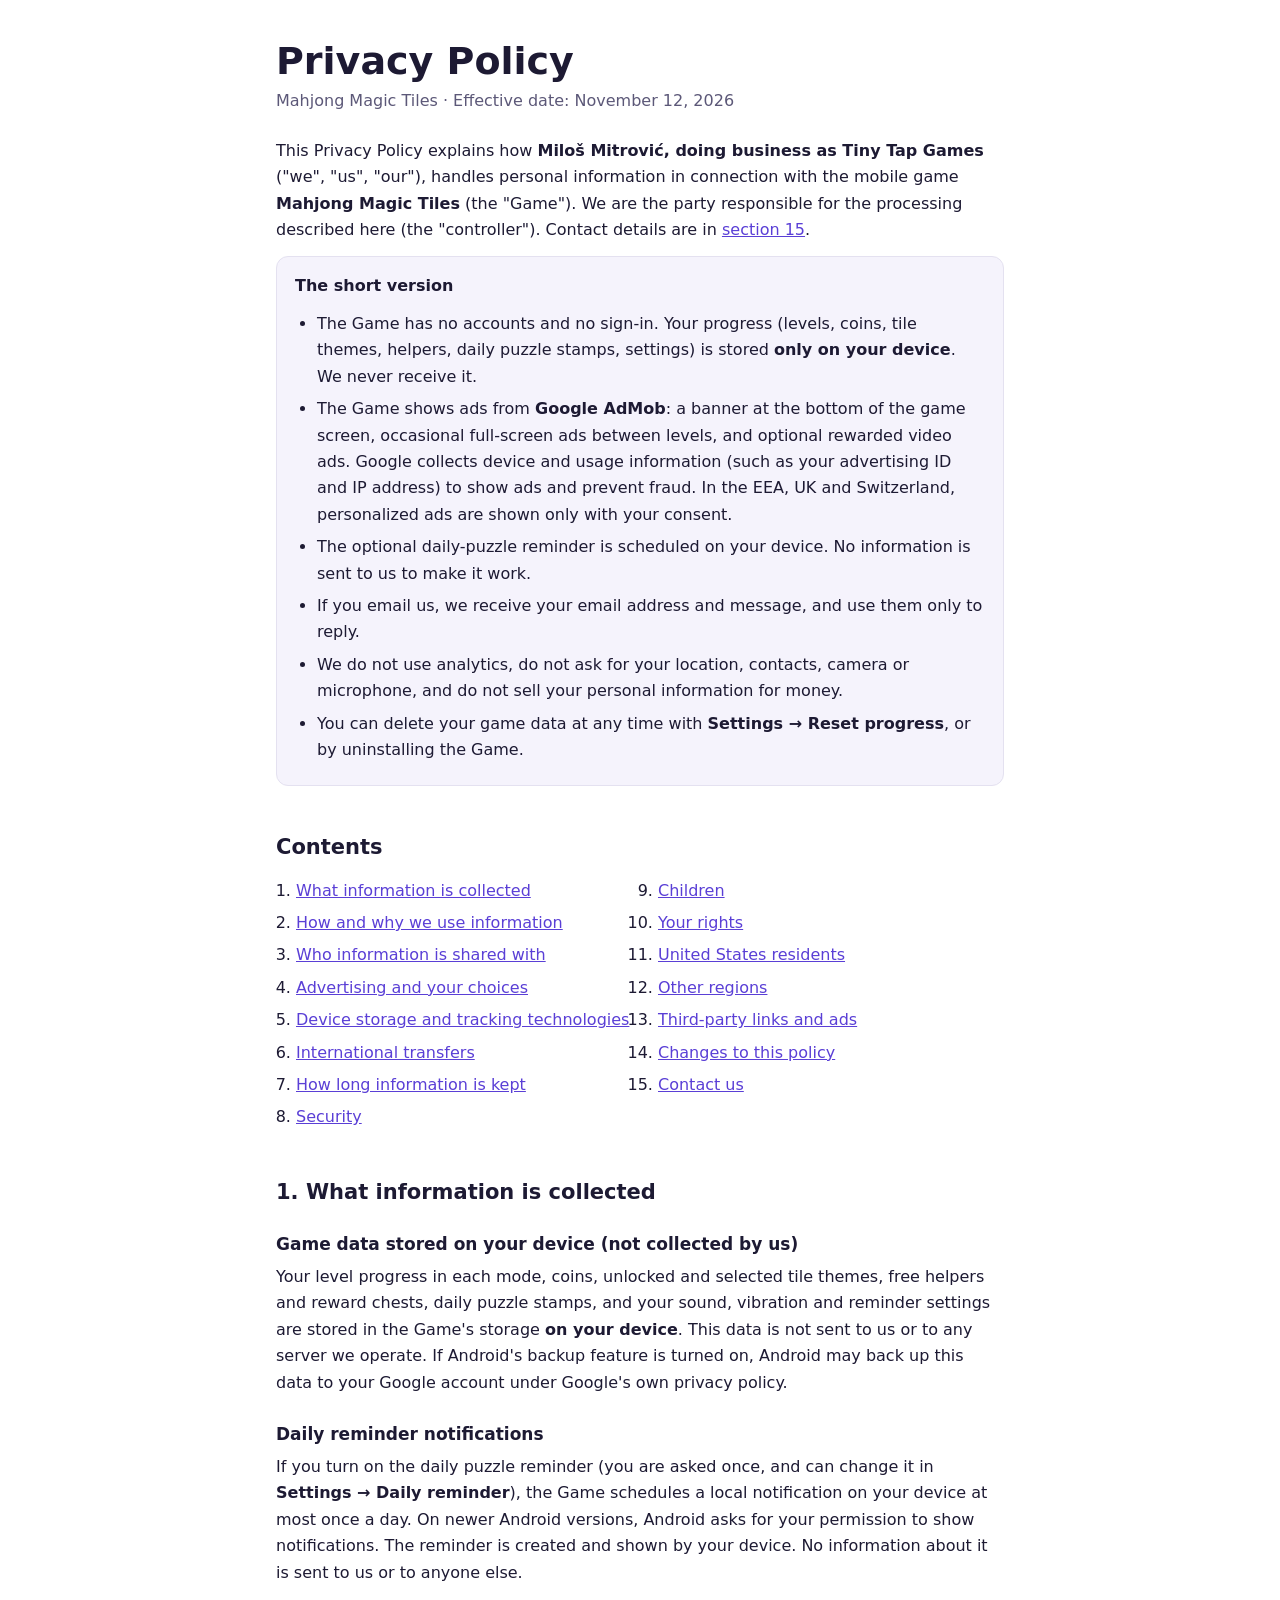
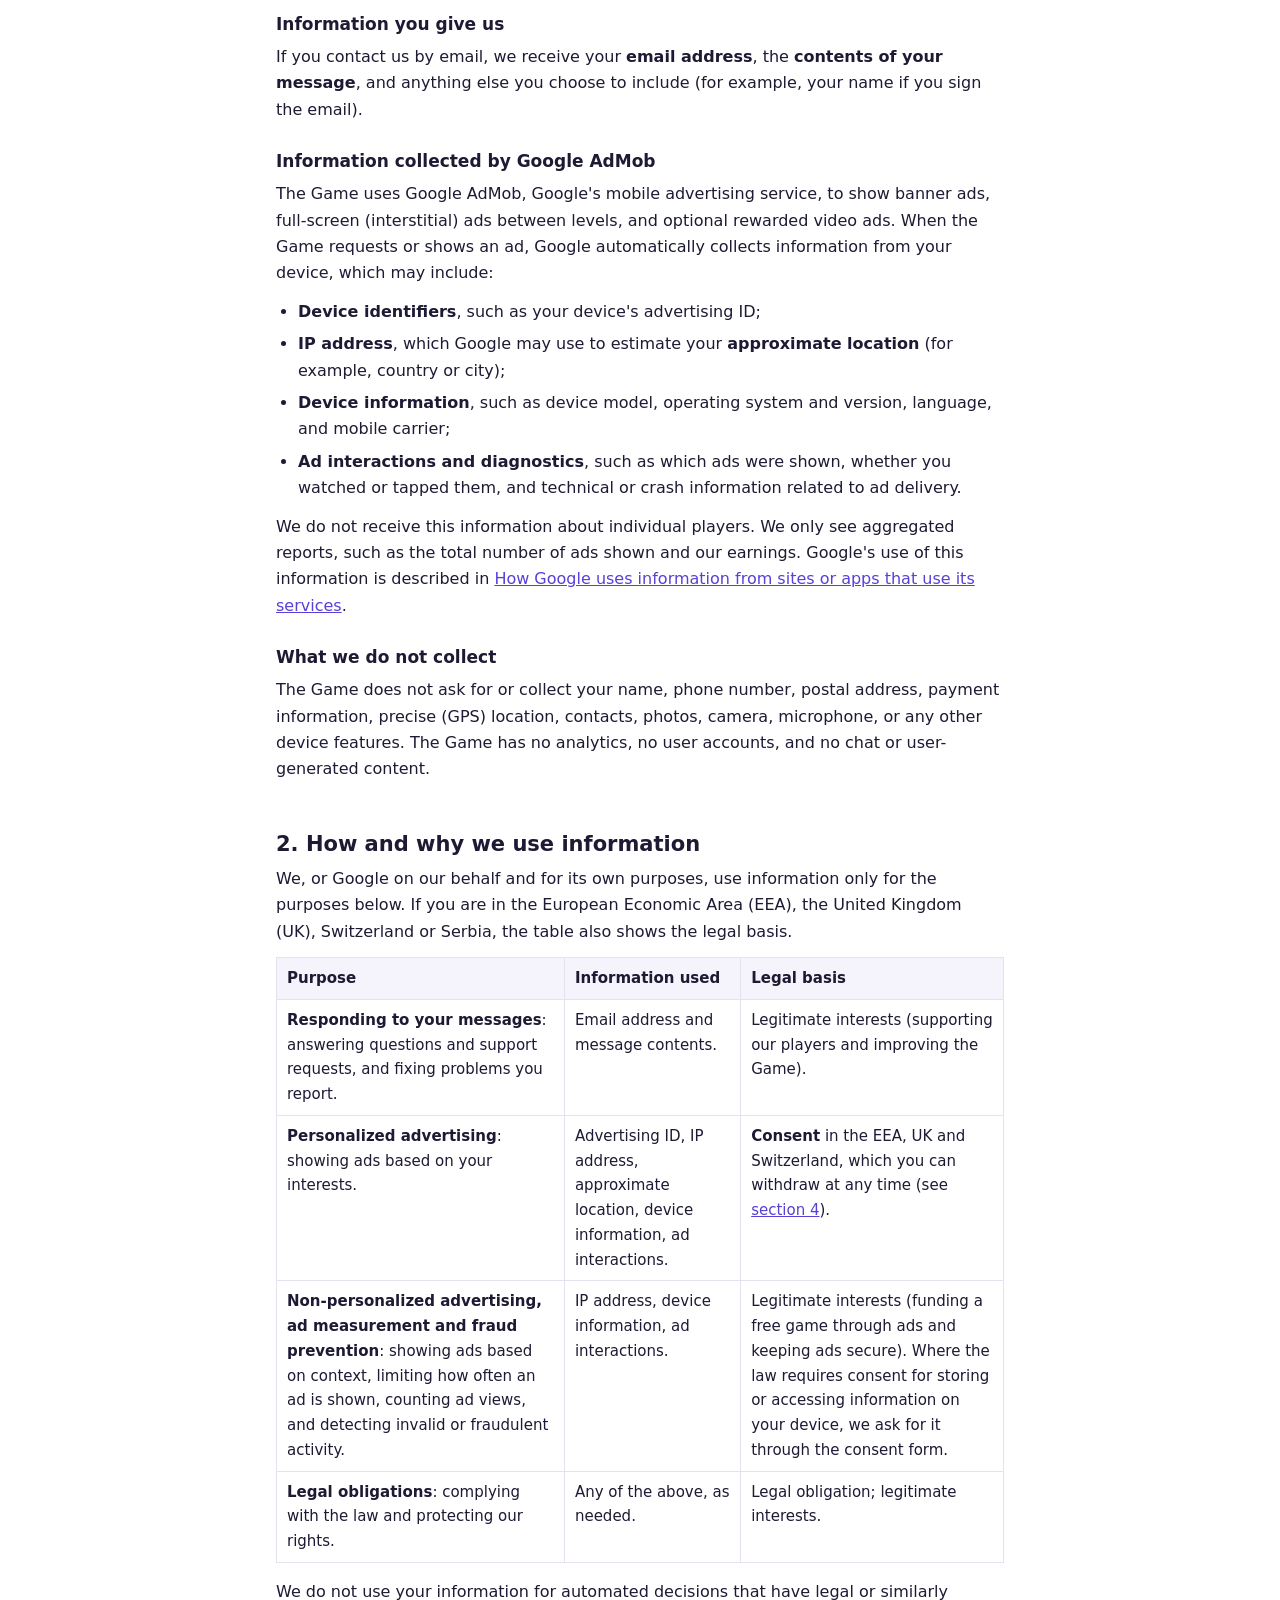
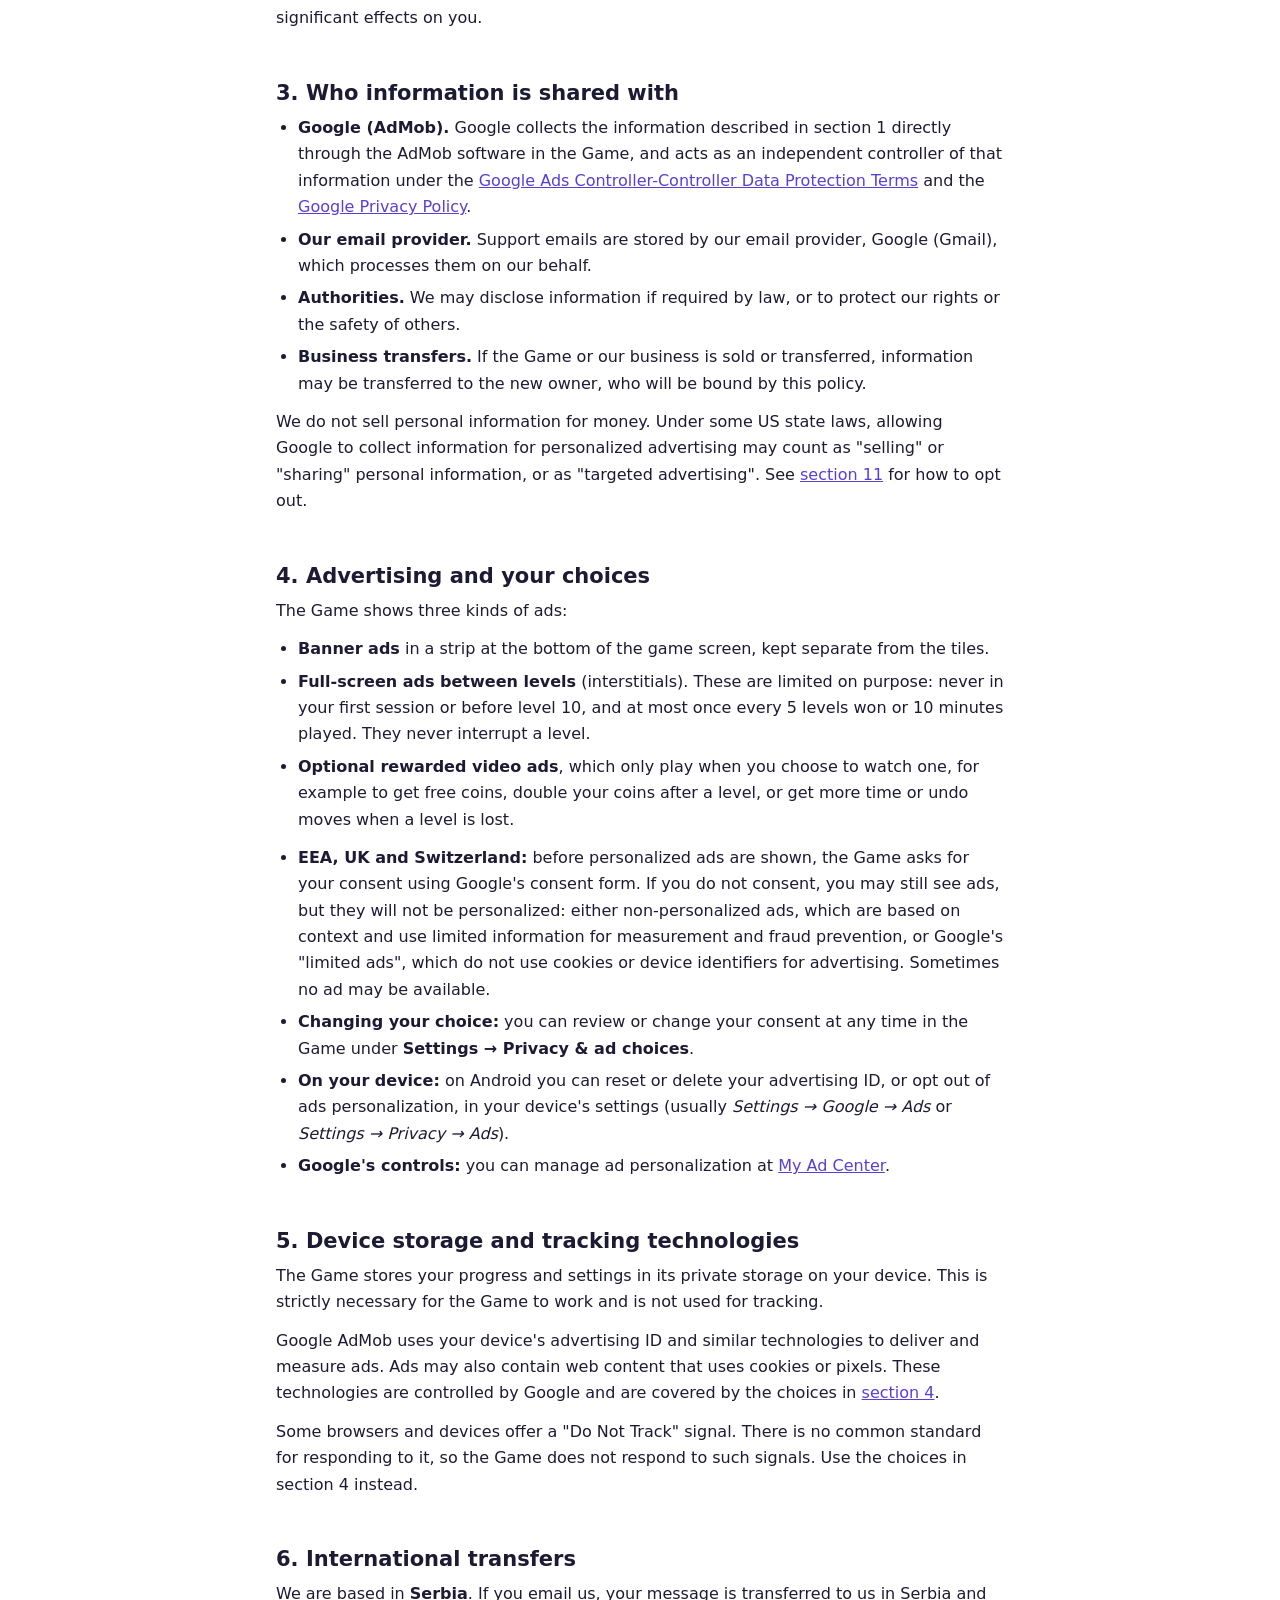
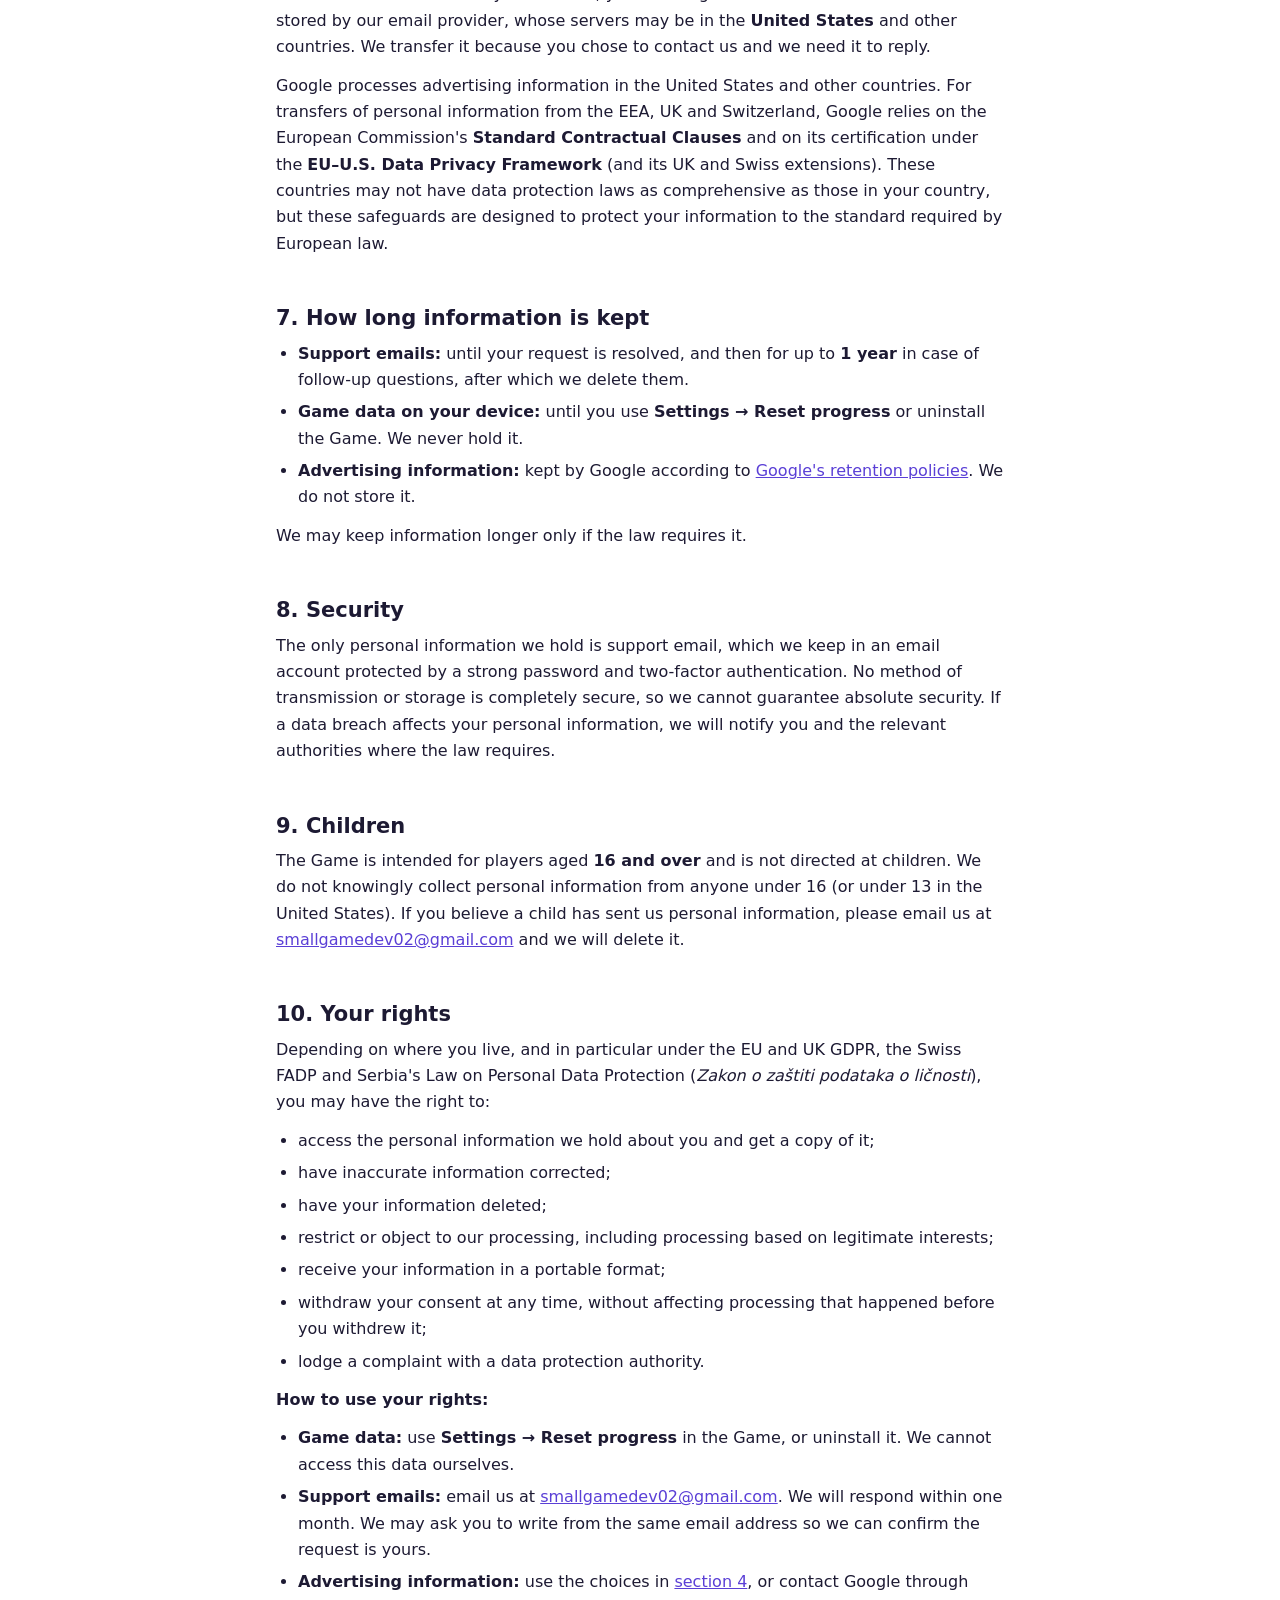
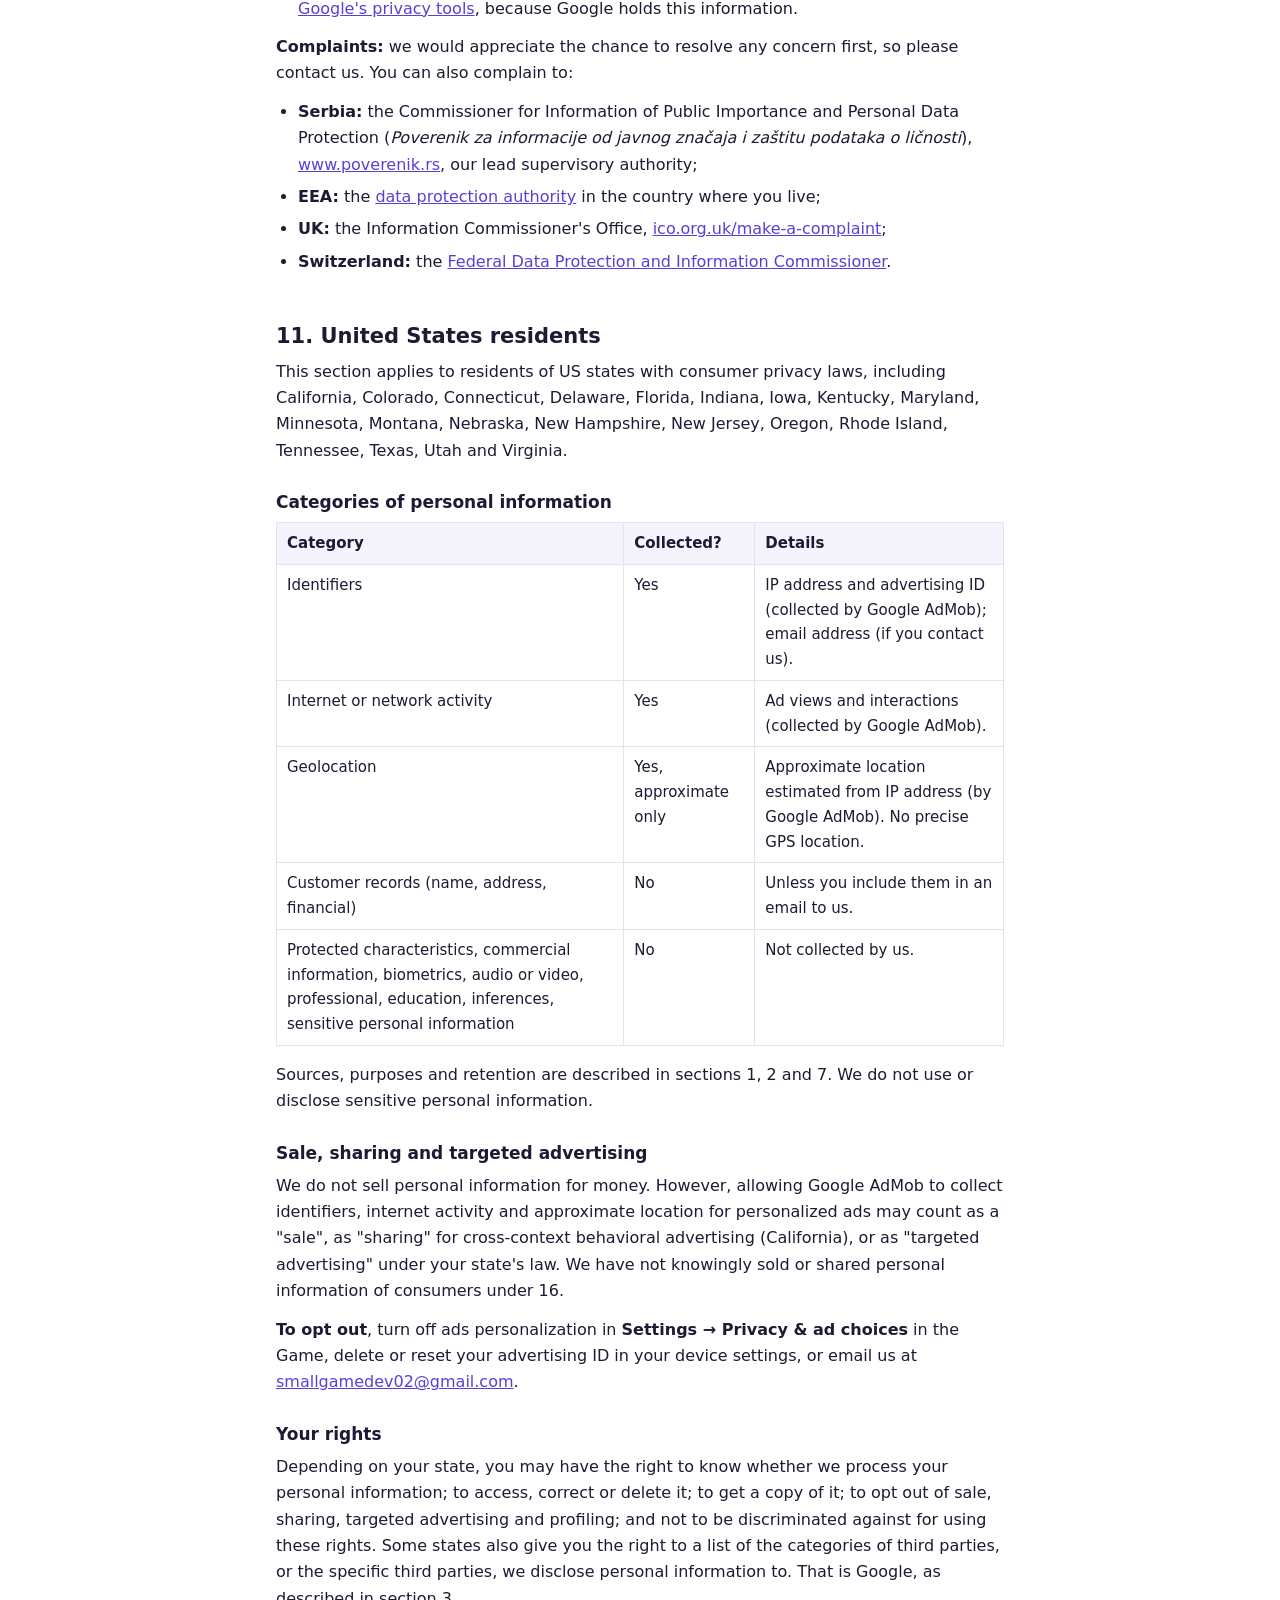
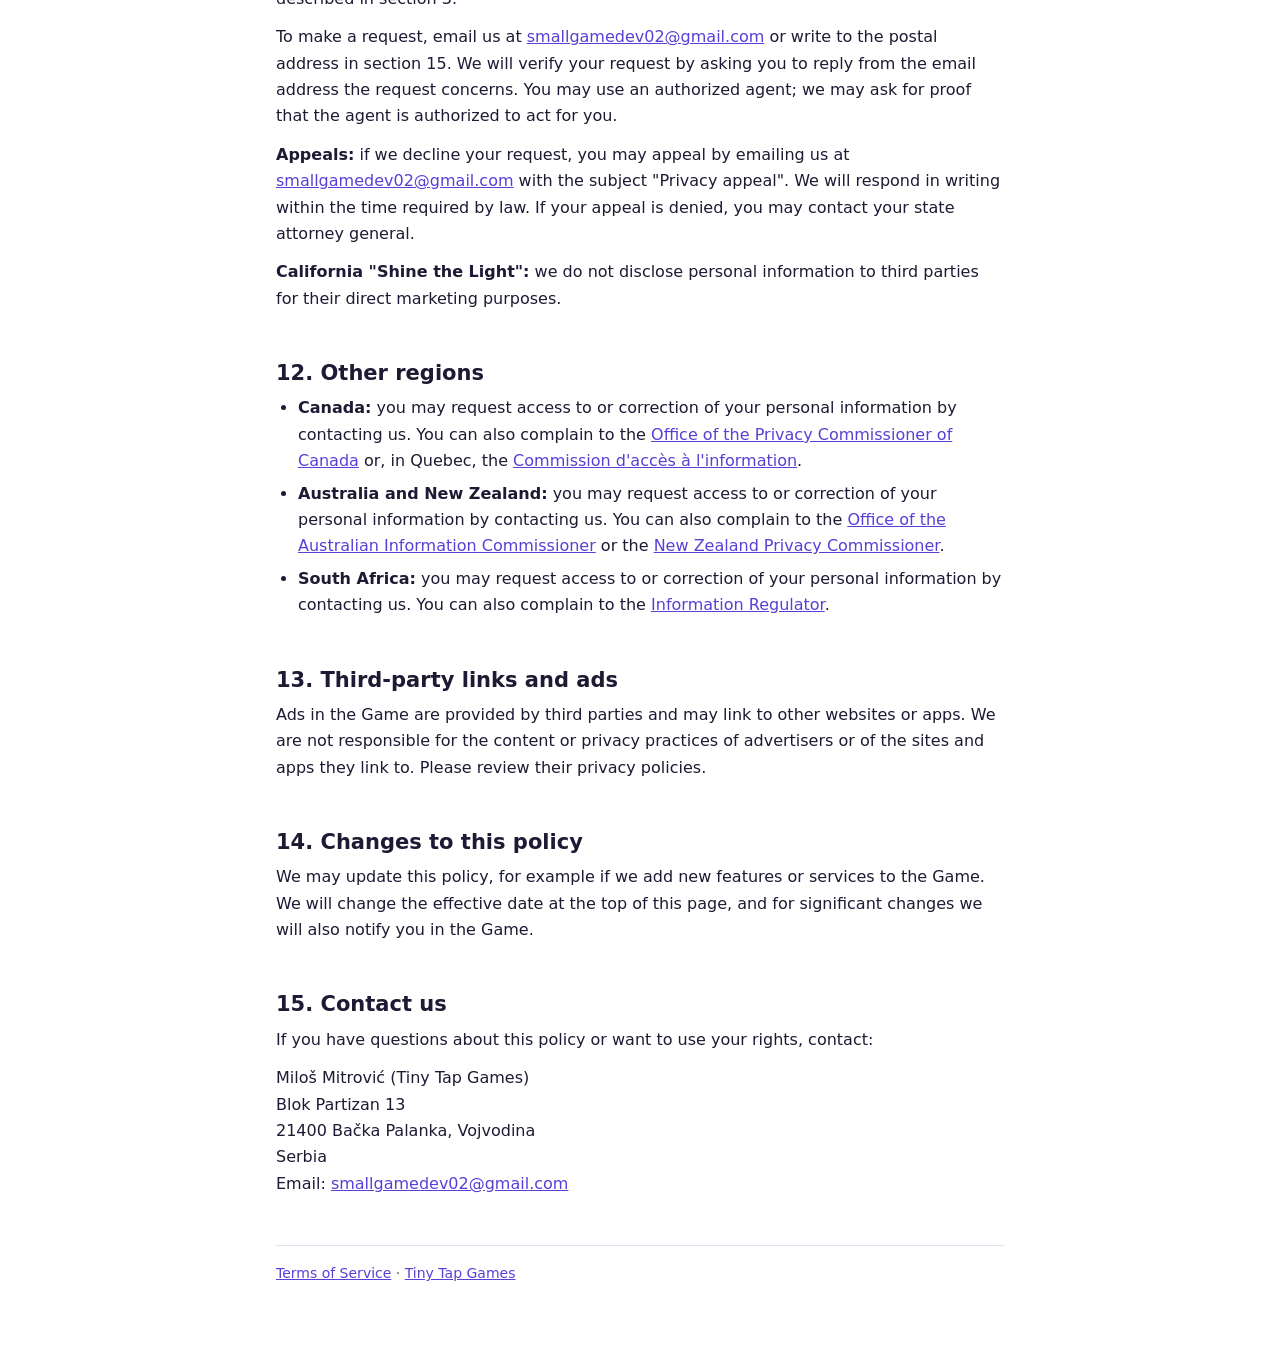
<file: mahjong-magic-tiles/privacy.html>
<!doctype html>
<html lang="en">
<head>
  <meta charset="utf-8">
  <meta name="viewport" content="width=device-width, initial-scale=1">
  <title>Privacy Policy – Mahjong Magic Tiles</title>
  <meta name="description" content="Privacy Policy for Mahjong Magic Tiles by Tiny Tap Games.">
  <link rel="stylesheet" href="legal.css">
</head>
<body>
<main>
  <h1>Privacy Policy</h1>
  <p class="meta">Mahjong Magic Tiles · Effective date: November 12, 2026</p>

  <p>This Privacy Policy explains how <strong>Miloš Mitrović, doing business as Tiny Tap Games</strong> ("we", "us", "our"), handles personal information in connection with the mobile game <strong>Mahjong Magic Tiles</strong> (the "Game"). We are the party responsible for the processing described here (the "controller"). Contact details are in <a href="#contact">section 15</a>.</p>

  <div class="summary">
    <p><strong>The short version</strong></p>
    <ul>
      <li>The Game has no accounts and no sign-in. Your progress (levels, coins, tile themes, helpers, daily puzzle stamps, settings) is stored <strong>only on your device</strong>. We never receive it.</li>
      <li>The Game shows ads from <strong>Google AdMob</strong>: a banner at the bottom of the game screen, occasional full-screen ads between levels, and optional rewarded video ads. Google collects device and usage information (such as your advertising ID and IP address) to show ads and prevent fraud. In the EEA, UK and Switzerland, personalized ads are shown only with your consent.</li>
      <li>The optional daily-puzzle reminder is scheduled on your device. No information is sent to us to make it work.</li>
      <li>If you email us, we receive your email address and message, and use them only to reply.</li>
      <li>We do not use analytics, do not ask for your location, contacts, camera or microphone, and do not sell your personal information for money.</li>
      <li>You can delete your game data at any time with <strong>Settings → Reset progress</strong>, or by uninstalling the Game.</li>
    </ul>
  </div>

  <h2>Contents</h2>
  <ol class="toc">
    <li><a href="#collect">What information is collected</a></li>
    <li><a href="#use">How and why we use information</a></li>
    <li><a href="#share">Who information is shared with</a></li>
    <li><a href="#ads">Advertising and your choices</a></li>
    <li><a href="#tracking">Device storage and tracking technologies</a></li>
    <li><a href="#transfers">International transfers</a></li>
    <li><a href="#retention">How long information is kept</a></li>
    <li><a href="#security">Security</a></li>
    <li><a href="#children">Children</a></li>
    <li><a href="#rights">Your rights</a></li>
    <li><a href="#us">United States residents</a></li>
    <li><a href="#other">Other regions</a></li>
    <li><a href="#third-party">Third-party links and ads</a></li>
    <li><a href="#changes">Changes to this policy</a></li>
    <li><a href="#contact">Contact us</a></li>
  </ol>

  <h2 id="collect">1. What information is collected</h2>

  <h3>Game data stored on your device (not collected by us)</h3>
  <p>Your level progress in each mode, coins, unlocked and selected tile themes, free helpers and reward chests, daily puzzle stamps, and your sound, vibration and reminder settings are stored in the Game's storage <strong>on your device</strong>. This data is not sent to us or to any server we operate. If Android's backup feature is turned on, Android may back up this data to your Google account under Google's own privacy policy.</p>

  <h3>Daily reminder notifications</h3>
  <p>If you turn on the daily puzzle reminder (you are asked once, and can change it in <strong>Settings → Daily reminder</strong>), the Game schedules a local notification on your device at most once a day. On newer Android versions, Android asks for your permission to show notifications. The reminder is created and shown by your device. No information about it is sent to us or to anyone else.</p>

  <h3>Information you give us</h3>
  <p>If you contact us by email, we receive your <strong>email address</strong>, the <strong>contents of your message</strong>, and anything else you choose to include (for example, your name if you sign the email).</p>

  <h3>Information collected by Google AdMob</h3>
  <p>The Game uses Google AdMob, Google's mobile advertising service, to show banner ads, full-screen (interstitial) ads between levels, and optional rewarded video ads. When the Game requests or shows an ad, Google automatically collects information from your device, which may include:</p>
  <ul>
    <li><strong>Device identifiers</strong>, such as your device's advertising ID;</li>
    <li><strong>IP address</strong>, which Google may use to estimate your <strong>approximate location</strong> (for example, country or city);</li>
    <li><strong>Device information</strong>, such as device model, operating system and version, language, and mobile carrier;</li>
    <li><strong>Ad interactions and diagnostics</strong>, such as which ads were shown, whether you watched or tapped them, and technical or crash information related to ad delivery.</li>
  </ul>
  <p>We do not receive this information about individual players. We only see aggregated reports, such as the total number of ads shown and our earnings. Google's use of this information is described in <a href="https://policies.google.com/technologies/partner-sites" target="_blank" rel="noopener">How Google uses information from sites or apps that use its services</a>.</p>

  <h3>What we do not collect</h3>
  <p>The Game does not ask for or collect your name, phone number, postal address, payment information, precise (GPS) location, contacts, photos, camera, microphone, or any other device features. The Game has no analytics, no user accounts, and no chat or user-generated content.</p>

  <h2 id="use">2. How and why we use information</h2>
  <p>We, or Google on our behalf and for its own purposes, use information only for the purposes below. If you are in the European Economic Area (EEA), the United Kingdom (UK), Switzerland or Serbia, the table also shows the legal basis.</p>
  <div class="table-wrap">
    <table>
      <thead>
        <tr><th>Purpose</th><th>Information used</th><th>Legal basis</th></tr>
      </thead>
      <tbody>
        <tr>
          <td><strong>Responding to your messages</strong>: answering questions and support requests, and fixing problems you report.</td>
          <td>Email address and message contents.</td>
          <td>Legitimate interests (supporting our players and improving the Game).</td>
        </tr>
        <tr>
          <td><strong>Personalized advertising</strong>: showing ads based on your interests.</td>
          <td>Advertising ID, IP address, approximate location, device information, ad interactions.</td>
          <td><strong>Consent</strong> in the EEA, UK and Switzerland, which you can withdraw at any time (see <a href="#ads">section 4</a>).</td>
        </tr>
        <tr>
          <td><strong>Non-personalized advertising, ad measurement and fraud prevention</strong>: showing ads based on context, limiting how often an ad is shown, counting ad views, and detecting invalid or fraudulent activity.</td>
          <td>IP address, device information, ad interactions.</td>
          <td>Legitimate interests (funding a free game through ads and keeping ads secure). Where the law requires consent for storing or accessing information on your device, we ask for it through the consent form.</td>
        </tr>
        <tr>
          <td><strong>Legal obligations</strong>: complying with the law and protecting our rights.</td>
          <td>Any of the above, as needed.</td>
          <td>Legal obligation; legitimate interests.</td>
        </tr>
      </tbody>
    </table>
  </div>
  <p>We do not use your information for automated decisions that have legal or similarly significant effects on you.</p>

  <h2 id="share">3. Who information is shared with</h2>
  <ul>
    <li><strong>Google (AdMob).</strong> Google collects the information described in section 1 directly through the AdMob software in the Game, and acts as an independent controller of that information under the <a href="https://business.safety.google/adscontrollerterms/" target="_blank" rel="noopener">Google Ads Controller-Controller Data Protection Terms</a> and the <a href="https://policies.google.com/privacy" target="_blank" rel="noopener">Google Privacy Policy</a>.</li>
    <li><strong>Our email provider.</strong> Support emails are stored by our email provider, Google (Gmail), which processes them on our behalf.</li>
    <li><strong>Authorities.</strong> We may disclose information if required by law, or to protect our rights or the safety of others.</li>
    <li><strong>Business transfers.</strong> If the Game or our business is sold or transferred, information may be transferred to the new owner, who will be bound by this policy.</li>
  </ul>
  <p>We do not sell personal information for money. Under some US state laws, allowing Google to collect information for personalized advertising may count as "selling" or "sharing" personal information, or as "targeted advertising". See <a href="#us">section 11</a> for how to opt out.</p>

  <h2 id="ads">4. Advertising and your choices</h2>
  <p>The Game shows three kinds of ads:</p>
  <ul>
    <li><strong>Banner ads</strong> in a strip at the bottom of the game screen, kept separate from the tiles.</li>
    <li><strong>Full-screen ads between levels</strong> (interstitials). These are limited on purpose: never in your first session or before level 10, and at most once every 5 levels won or 10 minutes played. They never interrupt a level.</li>
    <li><strong>Optional rewarded video ads</strong>, which only play when you choose to watch one, for example to get free coins, double your coins after a level, or get more time or undo moves when a level is lost.</li>
  </ul>
  <ul>
    <li><strong>EEA, UK and Switzerland:</strong> before personalized ads are shown, the Game asks for your consent using Google's consent form. If you do not consent, you may still see ads, but they will not be personalized: either non-personalized ads, which are based on context and use limited information for measurement and fraud prevention, or Google's "limited ads", which do not use cookies or device identifiers for advertising. Sometimes no ad may be available.</li>
    <li><strong>Changing your choice:</strong> you can review or change your consent at any time in the Game under <strong>Settings → Privacy &amp; ad choices</strong>.</li>
    <li><strong>On your device:</strong> on Android you can reset or delete your advertising ID, or opt out of ads personalization, in your device's settings (usually <em>Settings → Google → Ads</em> or <em>Settings → Privacy → Ads</em>).</li>
    <li><strong>Google's controls:</strong> you can manage ad personalization at <a href="https://myadcenter.google.com/" target="_blank" rel="noopener">My Ad Center</a>.</li>
  </ul>

  <h2 id="tracking">5. Device storage and tracking technologies</h2>
  <p>The Game stores your progress and settings in its private storage on your device. This is strictly necessary for the Game to work and is not used for tracking.</p>
  <p>Google AdMob uses your device's advertising ID and similar technologies to deliver and measure ads. Ads may also contain web content that uses cookies or pixels. These technologies are controlled by Google and are covered by the choices in <a href="#ads">section 4</a>.</p>
  <p>Some browsers and devices offer a "Do Not Track" signal. There is no common standard for responding to it, so the Game does not respond to such signals. Use the choices in section 4 instead.</p>

  <h2 id="transfers">6. International transfers</h2>
  <p>We are based in <strong>Serbia</strong>. If you email us, your message is transferred to us in Serbia and stored by our email provider, whose servers may be in the <strong>United States</strong> and other countries. We transfer it because you chose to contact us and we need it to reply.</p>
  <p>Google processes advertising information in the United States and other countries. For transfers of personal information from the EEA, UK and Switzerland, Google relies on the European Commission's <strong>Standard Contractual Clauses</strong> and on its certification under the <strong>EU–U.S. Data Privacy Framework</strong> (and its UK and Swiss extensions). These countries may not have data protection laws as comprehensive as those in your country, but these safeguards are designed to protect your information to the standard required by European law.</p>

  <h2 id="retention">7. How long information is kept</h2>
  <ul>
    <li><strong>Support emails:</strong> until your request is resolved, and then for up to <strong>1 year</strong> in case of follow-up questions, after which we delete them.</li>
    <li><strong>Game data on your device:</strong> until you use <strong>Settings → Reset progress</strong> or uninstall the Game. We never hold it.</li>
    <li><strong>Advertising information:</strong> kept by Google according to <a href="https://policies.google.com/technologies/retention" target="_blank" rel="noopener">Google's retention policies</a>. We do not store it.</li>
  </ul>
  <p>We may keep information longer only if the law requires it.</p>

  <h2 id="security">8. Security</h2>
  <p>The only personal information we hold is support email, which we keep in an email account protected by a strong password and two-factor authentication. No method of transmission or storage is completely secure, so we cannot guarantee absolute security. If a data breach affects your personal information, we will notify you and the relevant authorities where the law requires.</p>

  <h2 id="children">9. Children</h2>
  <p>The Game is intended for players aged <strong>16 and over</strong> and is not directed at children. We do not knowingly collect personal information from anyone under 16 (or under 13 in the United States). If you believe a child has sent us personal information, please email us at <a href="mailto:smallgamedev02@gmail.com">smallgamedev02@gmail.com</a> and we will delete it.</p>

  <h2 id="rights">10. Your rights</h2>
  <p>Depending on where you live, and in particular under the EU and UK GDPR, the Swiss FADP and Serbia's Law on Personal Data Protection (<em>Zakon o zaštiti podataka o ličnosti</em>), you may have the right to:</p>
  <ul>
    <li>access the personal information we hold about you and get a copy of it;</li>
    <li>have inaccurate information corrected;</li>
    <li>have your information deleted;</li>
    <li>restrict or object to our processing, including processing based on legitimate interests;</li>
    <li>receive your information in a portable format;</li>
    <li>withdraw your consent at any time, without affecting processing that happened before you withdrew it;</li>
    <li>lodge a complaint with a data protection authority.</li>
  </ul>
  <p><strong>How to use your rights:</strong></p>
  <ul>
    <li><strong>Game data:</strong> use <strong>Settings → Reset progress</strong> in the Game, or uninstall it. We cannot access this data ourselves.</li>
    <li><strong>Support emails:</strong> email us at <a href="mailto:smallgamedev02@gmail.com">smallgamedev02@gmail.com</a>. We will respond within one month. We may ask you to write from the same email address so we can confirm the request is yours.</li>
    <li><strong>Advertising information:</strong> use the choices in <a href="#ads">section 4</a>, or contact Google through <a href="https://myaccount.google.com/data-and-privacy" target="_blank" rel="noopener">Google's privacy tools</a>, because Google holds this information.</li>
  </ul>
  <p><strong>Complaints:</strong> we would appreciate the chance to resolve any concern first, so please contact us. You can also complain to:</p>
  <ul>
    <li><strong>Serbia:</strong> the Commissioner for Information of Public Importance and Personal Data Protection (<em>Poverenik za informacije od javnog značaja i zaštitu podataka o ličnosti</em>), <a href="https://www.poverenik.rs" target="_blank" rel="noopener">www.poverenik.rs</a>, our lead supervisory authority;</li>
    <li><strong>EEA:</strong> the <a href="https://www.edpb.europa.eu/about-edpb/about-edpb/members_en" target="_blank" rel="noopener">data protection authority</a> in the country where you live;</li>
    <li><strong>UK:</strong> the Information Commissioner's Office, <a href="https://ico.org.uk/make-a-complaint/" target="_blank" rel="noopener">ico.org.uk/make-a-complaint</a>;</li>
    <li><strong>Switzerland:</strong> the <a href="https://www.edoeb.admin.ch/" target="_blank" rel="noopener">Federal Data Protection and Information Commissioner</a>.</li>
  </ul>

  <h2 id="us">11. United States residents</h2>
  <p>This section applies to residents of US states with consumer privacy laws, including California, Colorado, Connecticut, Delaware, Florida, Indiana, Iowa, Kentucky, Maryland, Minnesota, Montana, Nebraska, New Hampshire, New Jersey, Oregon, Rhode Island, Tennessee, Texas, Utah and Virginia.</p>

  <h3>Categories of personal information</h3>
  <div class="table-wrap">
    <table>
      <thead>
        <tr><th>Category</th><th>Collected?</th><th>Details</th></tr>
      </thead>
      <tbody>
        <tr><td>Identifiers</td><td>Yes</td><td>IP address and advertising ID (collected by Google AdMob); email address (if you contact us).</td></tr>
        <tr><td>Internet or network activity</td><td>Yes</td><td>Ad views and interactions (collected by Google AdMob).</td></tr>
        <tr><td>Geolocation</td><td>Yes, approximate only</td><td>Approximate location estimated from IP address (by Google AdMob). No precise GPS location.</td></tr>
        <tr><td>Customer records (name, address, financial)</td><td>No</td><td>Unless you include them in an email to us.</td></tr>
        <tr><td>Protected characteristics, commercial information, biometrics, audio or video, professional, education, inferences, sensitive personal information</td><td>No</td><td>Not collected by us.</td></tr>
      </tbody>
    </table>
  </div>
  <p>Sources, purposes and retention are described in sections 1, 2 and 7. We do not use or disclose sensitive personal information.</p>

  <h3>Sale, sharing and targeted advertising</h3>
  <p>We do not sell personal information for money. However, allowing Google AdMob to collect identifiers, internet activity and approximate location for personalized ads may count as a "sale", as "sharing" for cross-context behavioral advertising (California), or as "targeted advertising" under your state's law. We have not knowingly sold or shared personal information of consumers under 16.</p>
  <p><strong>To opt out</strong>, turn off ads personalization in <strong>Settings → Privacy &amp; ad choices</strong> in the Game, delete or reset your advertising ID in your device settings, or email us at <a href="mailto:smallgamedev02@gmail.com">smallgamedev02@gmail.com</a>.</p>

  <h3>Your rights</h3>
  <p>Depending on your state, you may have the right to know whether we process your personal information; to access, correct or delete it; to get a copy of it; to opt out of sale, sharing, targeted advertising and profiling; and not to be discriminated against for using these rights. Some states also give you the right to a list of the categories of third parties, or the specific third parties, we disclose personal information to. That is Google, as described in section 3.</p>
  <p>To make a request, email us at <a href="mailto:smallgamedev02@gmail.com">smallgamedev02@gmail.com</a> or write to the postal address in section 15. We will verify your request by asking you to reply from the email address the request concerns. You may use an authorized agent; we may ask for proof that the agent is authorized to act for you.</p>
  <p><strong>Appeals:</strong> if we decline your request, you may appeal by emailing us at <a href="mailto:smallgamedev02@gmail.com">smallgamedev02@gmail.com</a> with the subject "Privacy appeal". We will respond in writing within the time required by law. If your appeal is denied, you may contact your state attorney general.</p>
  <p><strong>California "Shine the Light":</strong> we do not disclose personal information to third parties for their direct marketing purposes.</p>

  <h2 id="other">12. Other regions</h2>
  <ul>
    <li><strong>Canada:</strong> you may request access to or correction of your personal information by contacting us. You can also complain to the <a href="https://www.priv.gc.ca/" target="_blank" rel="noopener">Office of the Privacy Commissioner of Canada</a> or, in Quebec, the <a href="https://www.cai.gouv.qc.ca/" target="_blank" rel="noopener">Commission d'accès à l'information</a>.</li>
    <li><strong>Australia and New Zealand:</strong> you may request access to or correction of your personal information by contacting us. You can also complain to the <a href="https://www.oaic.gov.au/" target="_blank" rel="noopener">Office of the Australian Information Commissioner</a> or the <a href="https://www.privacy.org.nz/" target="_blank" rel="noopener">New Zealand Privacy Commissioner</a>.</li>
    <li><strong>South Africa:</strong> you may request access to or correction of your personal information by contacting us. You can also complain to the <a href="https://inforegulator.org.za/" target="_blank" rel="noopener">Information Regulator</a>.</li>
  </ul>

  <h2 id="third-party">13. Third-party links and ads</h2>
  <p>Ads in the Game are provided by third parties and may link to other websites or apps. We are not responsible for the content or privacy practices of advertisers or of the sites and apps they link to. Please review their privacy policies.</p>

  <h2 id="changes">14. Changes to this policy</h2>
  <p>We may update this policy, for example if we add new features or services to the Game. We will change the effective date at the top of this page, and for significant changes we will also notify you in the Game.</p>

  <h2 id="contact">15. Contact us</h2>
  <p>If you have questions about this policy or want to use your rights, contact:</p>
  <address>
    Miloš Mitrović (Tiny Tap Games)<br>
    Blok Partizan 13<br>
    21400 Bačka Palanka, Vojvodina<br>
    Serbia<br>
    Email: <a href="mailto:smallgamedev02@gmail.com">smallgamedev02@gmail.com</a>
  </address>

  <footer>
    <a href="terms.html">Terms of Service</a> · <a href="../index.html">Tiny Tap Games</a>
  </footer>
</main>
</body>
</html>
</file>
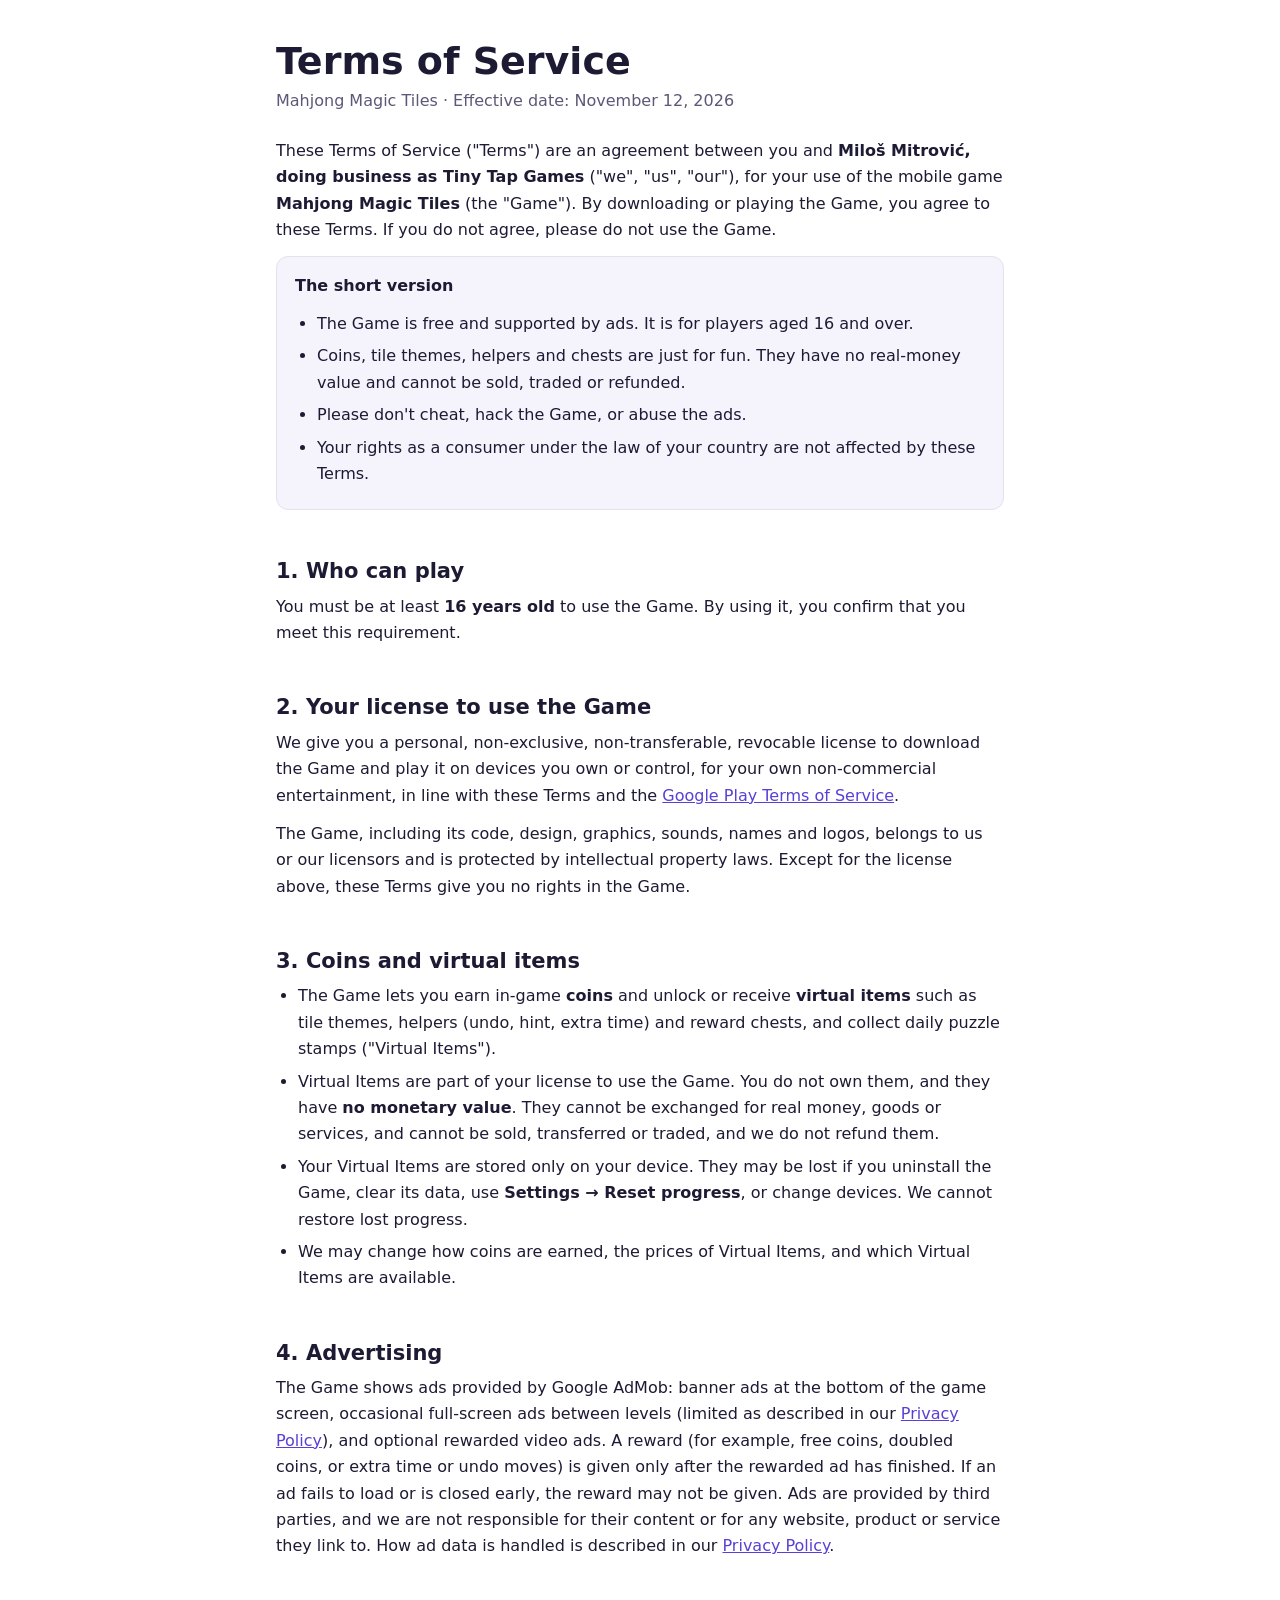
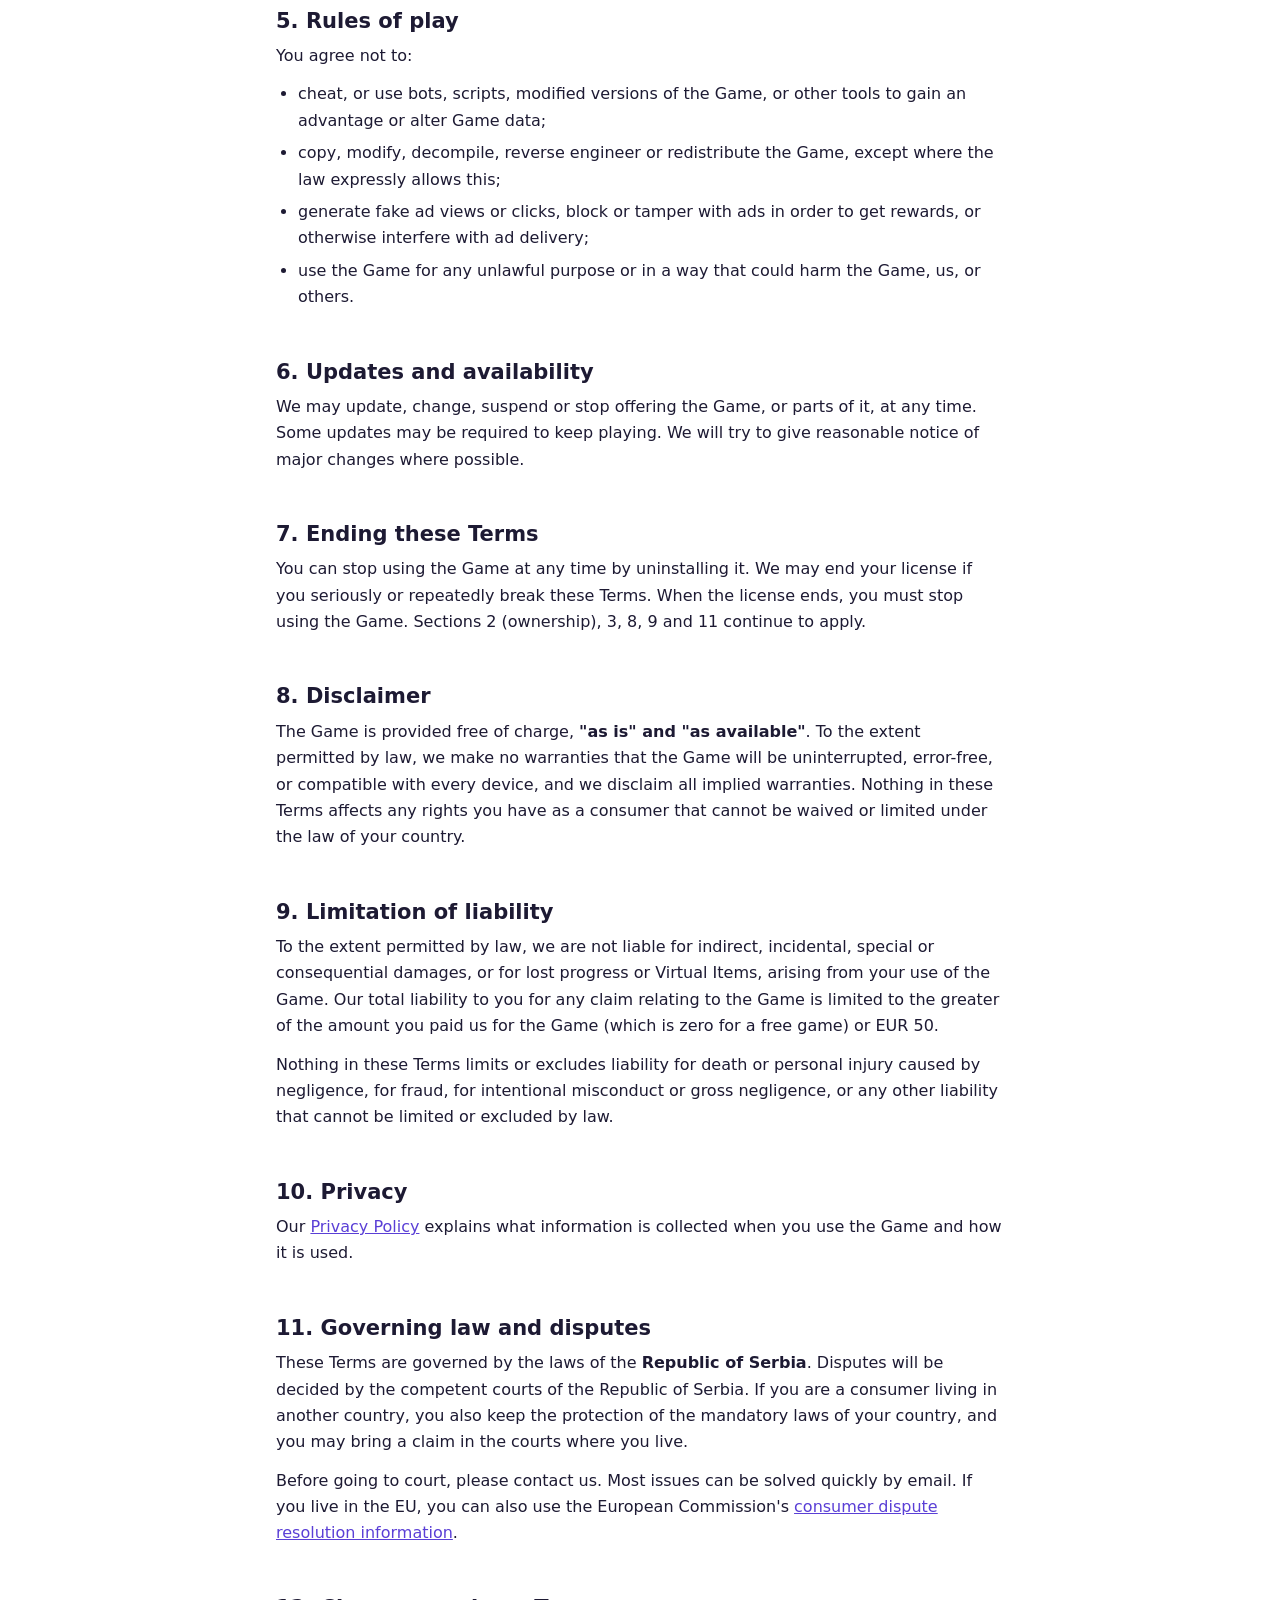
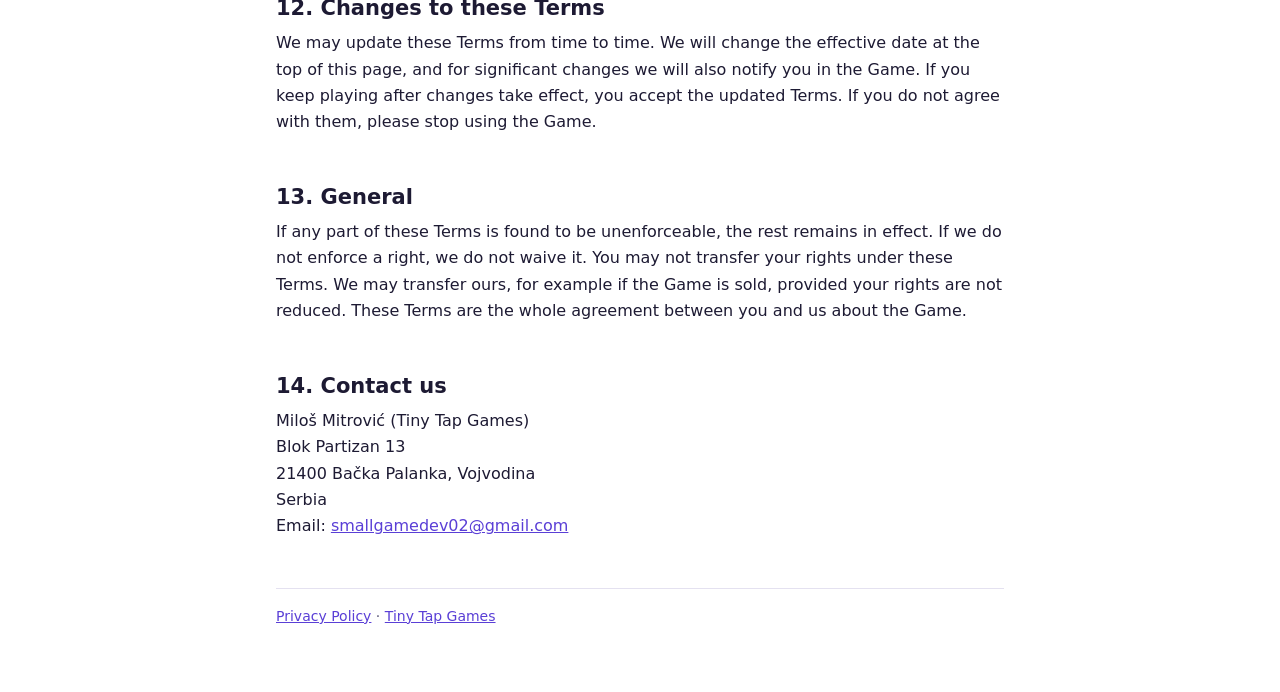
<file: mahjong-magic-tiles/terms.html>
<!doctype html>
<html lang="en">
<head>
  <meta charset="utf-8">
  <meta name="viewport" content="width=device-width, initial-scale=1">
  <title>Terms of Service – Mahjong Magic Tiles</title>
  <meta name="description" content="Terms of Service for Mahjong Magic Tiles by Tiny Tap Games.">
  <link rel="stylesheet" href="legal.css">
</head>
<body>
<main>
  <h1>Terms of Service</h1>
  <p class="meta">Mahjong Magic Tiles · Effective date: November 12, 2026</p>

  <p>These Terms of Service ("Terms") are an agreement between you and <strong>Miloš Mitrović, doing business as Tiny Tap Games</strong> ("we", "us", "our"), for your use of the mobile game <strong>Mahjong Magic Tiles</strong> (the "Game"). By downloading or playing the Game, you agree to these Terms. If you do not agree, please do not use the Game.</p>

  <div class="summary">
    <p><strong>The short version</strong></p>
    <ul>
      <li>The Game is free and supported by ads. It is for players aged 16 and over.</li>
      <li>Coins, tile themes, helpers and chests are just for fun. They have no real-money value and cannot be sold, traded or refunded.</li>
      <li>Please don't cheat, hack the Game, or abuse the ads.</li>
      <li>Your rights as a consumer under the law of your country are not affected by these Terms.</li>
    </ul>
  </div>

  <h2 id="eligibility">1. Who can play</h2>
  <p>You must be at least <strong>16 years old</strong> to use the Game. By using it, you confirm that you meet this requirement.</p>

  <h2 id="license">2. Your license to use the Game</h2>
  <p>We give you a personal, non-exclusive, non-transferable, revocable license to download the Game and play it on devices you own or control, for your own non-commercial entertainment, in line with these Terms and the <a href="https://play.google.com/about/play-terms/" target="_blank" rel="noopener">Google Play Terms of Service</a>.</p>
  <p>The Game, including its code, design, graphics, sounds, names and logos, belongs to us or our licensors and is protected by intellectual property laws. Except for the license above, these Terms give you no rights in the Game.</p>

  <h2 id="virtual-items">3. Coins and virtual items</h2>
  <ul>
    <li>The Game lets you earn in-game <strong>coins</strong> and unlock or receive <strong>virtual items</strong> such as tile themes, helpers (undo, hint, extra time) and reward chests, and collect daily puzzle stamps ("Virtual Items").</li>
    <li>Virtual Items are part of your license to use the Game. You do not own them, and they have <strong>no monetary value</strong>. They cannot be exchanged for real money, goods or services, and cannot be sold, transferred or traded, and we do not refund them.</li>
    <li>Your Virtual Items are stored only on your device. They may be lost if you uninstall the Game, clear its data, use <strong>Settings → Reset progress</strong>, or change devices. We cannot restore lost progress.</li>
    <li>We may change how coins are earned, the prices of Virtual Items, and which Virtual Items are available.</li>
  </ul>

  <h2 id="ads">4. Advertising</h2>
  <p>The Game shows ads provided by Google AdMob: banner ads at the bottom of the game screen, occasional full-screen ads between levels (limited as described in our <a href="privacy.html">Privacy Policy</a>), and optional rewarded video ads. A reward (for example, free coins, doubled coins, or extra time or undo moves) is given only after the rewarded ad has finished. If an ad fails to load or is closed early, the reward may not be given. Ads are provided by third parties, and we are not responsible for their content or for any website, product or service they link to. How ad data is handled is described in our <a href="privacy.html">Privacy Policy</a>.</p>

  <h2 id="conduct">5. Rules of play</h2>
  <p>You agree not to:</p>
  <ul>
    <li>cheat, or use bots, scripts, modified versions of the Game, or other tools to gain an advantage or alter Game data;</li>
    <li>copy, modify, decompile, reverse engineer or redistribute the Game, except where the law expressly allows this;</li>
    <li>generate fake ad views or clicks, block or tamper with ads in order to get rewards, or otherwise interfere with ad delivery;</li>
    <li>use the Game for any unlawful purpose or in a way that could harm the Game, us, or others.</li>
  </ul>

  <h2 id="changes-game">6. Updates and availability</h2>
  <p>We may update, change, suspend or stop offering the Game, or parts of it, at any time. Some updates may be required to keep playing. We will try to give reasonable notice of major changes where possible.</p>

  <h2 id="termination">7. Ending these Terms</h2>
  <p>You can stop using the Game at any time by uninstalling it. We may end your license if you seriously or repeatedly break these Terms. When the license ends, you must stop using the Game. Sections 2 (ownership), 3, 8, 9 and 11 continue to apply.</p>

  <h2 id="disclaimer">8. Disclaimer</h2>
  <p>The Game is provided free of charge, <strong>"as is" and "as available"</strong>. To the extent permitted by law, we make no warranties that the Game will be uninterrupted, error-free, or compatible with every device, and we disclaim all implied warranties. Nothing in these Terms affects any rights you have as a consumer that cannot be waived or limited under the law of your country.</p>

  <h2 id="liability">9. Limitation of liability</h2>
  <p>To the extent permitted by law, we are not liable for indirect, incidental, special or consequential damages, or for lost progress or Virtual Items, arising from your use of the Game. Our total liability to you for any claim relating to the Game is limited to the greater of the amount you paid us for the Game (which is zero for a free game) or EUR 50.</p>
  <p>Nothing in these Terms limits or excludes liability for death or personal injury caused by negligence, for fraud, for intentional misconduct or gross negligence, or any other liability that cannot be limited or excluded by law.</p>

  <h2 id="privacy">10. Privacy</h2>
  <p>Our <a href="privacy.html">Privacy Policy</a> explains what information is collected when you use the Game and how it is used.</p>

  <h2 id="law">11. Governing law and disputes</h2>
  <p>These Terms are governed by the laws of the <strong>Republic of Serbia</strong>. Disputes will be decided by the competent courts of the Republic of Serbia. If you are a consumer living in another country, you also keep the protection of the mandatory laws of your country, and you may bring a claim in the courts where you live.</p>
  <p>Before going to court, please contact us. Most issues can be solved quickly by email. If you live in the EU, you can also use the European Commission's <a href="https://consumer-redress.ec.europa.eu/" target="_blank" rel="noopener">consumer dispute resolution information</a>.</p>

  <h2 id="changes">12. Changes to these Terms</h2>
  <p>We may update these Terms from time to time. We will change the effective date at the top of this page, and for significant changes we will also notify you in the Game. If you keep playing after changes take effect, you accept the updated Terms. If you do not agree with them, please stop using the Game.</p>

  <h2 id="general">13. General</h2>
  <p>If any part of these Terms is found to be unenforceable, the rest remains in effect. If we do not enforce a right, we do not waive it. You may not transfer your rights under these Terms. We may transfer ours, for example if the Game is sold, provided your rights are not reduced. These Terms are the whole agreement between you and us about the Game.</p>

  <h2 id="contact">14. Contact us</h2>
  <address>
    Miloš Mitrović (Tiny Tap Games)<br>
    Blok Partizan 13<br>
    21400 Bačka Palanka, Vojvodina<br>
    Serbia<br>
    Email: <a href="mailto:smallgamedev02@gmail.com">smallgamedev02@gmail.com</a>
  </address>

  <footer>
    <a href="privacy.html">Privacy Policy</a> · <a href="../index.html">Tiny Tap Games</a>
  </footer>
</main>
</body>
</html>
</file>
<file: site.css>
/* Tiny Tap Games homepage. The legal pages use legal.css. */
:root {
  --bg: #0d0b24;
  --bg-2: #171338;
  --card: rgba(255, 255, 255, 0.05);
  --line: rgba(255, 255, 255, 0.1);
  --ink: #f5f3ff;
  --muted: #b3aed6;
  --mint: #7ef9d4;
  --pink: #ff8fd8;
  --gold: #ffd36e;
  --radius: 20px;
}

* {
  box-sizing: border-box;
}

html {
  -webkit-text-size-adjust: 100%;
  scroll-behavior: smooth;
}

body {
  margin: 0;
  background: var(--bg);
  color: var(--ink);
  font: 16px/1.6 system-ui, -apple-system, "Segoe UI", Roboto, sans-serif;
  overflow-x: hidden;
}

/* Night sky: soft glows plus a light dusting of stars. */
.sky {
  position: fixed;
  inset: 0;
  z-index: -1;
  pointer-events: none;
  background:
    radial-gradient(1px 1px at 12% 18%, #fff8 50%, transparent 51%),
    radial-gradient(1px 1px at 78% 12%, #fff9 50%, transparent 51%),
    radial-gradient(1.5px 1.5px at 42% 32%, #fff7 50%, transparent 51%),
    radial-gradient(1px 1px at 88% 44%, #fff6 50%, transparent 51%),
    radial-gradient(1px 1px at 22% 62%, #fff5 50%, transparent 51%),
    radial-gradient(1.5px 1.5px at 64% 70%, #fff6 50%, transparent 51%),
    radial-gradient(1px 1px at 6% 86%, #fff5 50%, transparent 51%),
    radial-gradient(900px 500px at 85% -10%, rgba(255, 143, 216, 0.18), transparent 70%),
    radial-gradient(800px 600px at -10% 30%, rgba(126, 249, 212, 0.12), transparent 70%),
    linear-gradient(180deg, var(--bg) 0%, var(--bg-2) 100%);
}

a {
  color: var(--mint);
}

.wrap {
  max-width: 1080px;
  margin: 0 auto;
  padding: 0 16px;
}

/* ---------- Header ---------- */
header {
  position: sticky;
  top: 0;
  z-index: 10;
  background: rgba(13, 11, 36, 0.72);
  backdrop-filter: blur(12px);
  -webkit-backdrop-filter: blur(12px);
  border-bottom: 1px solid var(--line);
}

.nav {
  display: flex;
  align-items: center;
  justify-content: space-between;
  height: 64px;
}

.brand {
  display: flex;
  align-items: center;
  gap: 10px;
  color: var(--ink);
  text-decoration: none;
  font-weight: 800;
  font-size: 18px;
  letter-spacing: -0.01em;
}

.brand-mark {
  display: grid;
  grid-template-columns: repeat(2, 9px);
  gap: 3px;
}

.brand-mark span {
  height: 9px;
  border-radius: 3px;
  background: var(--mint);
}

.brand-mark span:nth-child(2) { background: var(--pink); }
.brand-mark span:nth-child(3) { background: var(--gold); grid-column: span 2; }

.nav-links {
  display: flex;
  gap: 24px;
}

.nav-links a {
  color: var(--muted);
  text-decoration: none;
  font-weight: 600;
  font-size: 15px;
}

.nav-links a:hover {
  color: var(--ink);
}

/* ---------- Hero ---------- */
.hero {
  padding-top: 72px;
  padding-bottom: 56px;
  text-align: center;
}

.eyebrow {
  display: inline-block;
  padding: 6px 14px;
  border: 1px solid var(--line);
  border-radius: 999px;
  background: var(--card);
  color: var(--muted);
  font-size: 14px;
  font-weight: 600;
}

.hero h1 {
  margin: 20px auto 16px;
  max-width: 760px;
  font-size: clamp(36px, 7vw, 64px);
  line-height: 1.05;
  letter-spacing: -0.03em;
  font-weight: 900;
}

.gradient-text {
  background: linear-gradient(90deg, var(--mint), var(--pink) 55%, var(--gold));
  -webkit-background-clip: text;
  background-clip: text;
  color: transparent;
  white-space: nowrap;
}

.hero p {
  margin: 0 auto;
  max-width: 560px;
  color: var(--muted);
  font-size: 18px;
}

/* ---------- Buttons ---------- */
.btn {
  display: inline-flex;
  align-items: center;
  gap: 10px;
  padding: 14px 24px;
  border-radius: 14px;
  font-weight: 800;
  font-size: 16px;
  text-decoration: none;
  transition: transform 0.15s ease, box-shadow 0.15s ease;
}

.btn:hover {
  transform: translateY(-2px);
}

.btn-primary {
  background: linear-gradient(135deg, var(--mint), #5fd8f0);
  color: #0d0b24;
  box-shadow: 0 10px 30px rgba(126, 249, 212, 0.25);
}

.btn-ghost {
  border: 1px solid var(--line);
  background: var(--card);
  color: var(--ink);
}

.btn svg {
  width: 20px;
  height: 20px;
  flex: none;
}

/* ---------- Game showcase ---------- */
section {
  padding: 56px 0;
}

.section-title {
  margin: 0 0 8px;
  font-size: clamp(28px, 4.5vw, 40px);
  letter-spacing: -0.02em;
  font-weight: 900;
}

.section-lead {
  margin: 0 0 32px;
  color: var(--muted);
  font-size: 17px;
}

.game-card {
  overflow: hidden;
  border: 1px solid var(--line);
  border-radius: 28px;
  background: var(--card);
}

.game-banner {
  display: block;
  width: 100%;
  height: auto;
  aspect-ratio: 1024 / 500;
  object-fit: cover;
}

.game-body {
  display: grid;
  grid-template-columns: auto 1fr;
  gap: 24px;
  align-items: start;
  padding: 28px;
}

.game-icon {
  width: 96px;
  height: 96px;
  border-radius: 22px;
  box-shadow: 0 10px 30px rgba(0, 0, 0, 0.4);
}

.game-body h3 {
  margin: 0 0 4px;
  font-size: 28px;
  letter-spacing: -0.02em;
}

.tags {
  display: flex;
  flex-wrap: wrap;
  gap: 8px;
  margin: 8px 0 14px;
}

.tag {
  padding: 4px 10px;
  border-radius: 999px;
  background: rgba(126, 249, 212, 0.12);
  color: var(--mint);
  font-size: 13px;
  font-weight: 700;
}

.tag.pink { background: rgba(255, 143, 216, 0.12); color: var(--pink); }
.tag.gold { background: rgba(255, 211, 110, 0.12); color: var(--gold); }

.game-body p {
  margin: 0 0 20px;
  color: var(--muted);
}

.actions {
  display: flex;
  flex-wrap: wrap;
  gap: 12px;
}

/* ---------- Screenshots ---------- */
.shots {
  display: grid;
  grid-template-columns: repeat(4, 1fr);
  gap: 16px;
}

.shots img {
  display: block;
  width: 100%;
  height: auto;
  aspect-ratio: 9 / 16;
  object-fit: cover;
  border-radius: var(--radius);
  border: 1px solid var(--line);
  box-shadow: 0 16px 40px rgba(0, 0, 0, 0.35);
}

/* ---------- Features ---------- */
.features {
  display: grid;
  grid-template-columns: repeat(3, 1fr);
  gap: 16px;
}

.feature {
  padding: 24px;
  border: 1px solid var(--line);
  border-radius: var(--radius);
  background: var(--card);
}

.feature .dot {
  display: block;
  width: 36px;
  height: 12px;
  margin-bottom: 16px;
  border-radius: 4px;
  background: var(--mint);
}

.feature:nth-child(2) .dot { background: var(--pink); }
.feature:nth-child(3) .dot { background: var(--gold); }

.feature h3 {
  margin: 0 0 6px;
  font-size: 19px;
}

.feature p {
  margin: 0;
  color: var(--muted);
  font-size: 15px;
}

/* ---------- Contact ---------- */
.contact {
  padding: 40px 28px;
  border: 1px solid var(--line);
  border-radius: 28px;
  background:
    radial-gradient(600px 300px at 100% 0%, rgba(255, 143, 216, 0.14), transparent 70%),
    var(--card);
  text-align: center;
}

.contact p {
  margin: 0 auto 24px;
  max-width: 520px;
  color: var(--muted);
}

/* ---------- Footer ---------- */
footer {
  margin-top: 32px;
  padding: 28px 0 40px;
  border-top: 1px solid var(--line);
  color: var(--muted);
  font-size: 14px;
}

.foot {
  display: flex;
  flex-wrap: wrap;
  gap: 12px 24px;
  align-items: center;
  justify-content: space-between;
}

.foot-links {
  display: flex;
  flex-wrap: wrap;
  gap: 8px 20px;
}

.foot-links a {
  color: var(--muted);
  text-decoration: none;
}

.foot-links a:hover {
  color: var(--ink);
}

/* ---------- Small screens ---------- */
@media (max-width: 760px) {
  .nav-links { gap: 16px; }
  .hero { padding-top: 48px; padding-bottom: 32px; }
  .hero p { font-size: 16px; }
  section { padding: 40px 0; }

  .game-body {
    grid-template-columns: 1fr;
    padding: 20px;
  }

  .game-icon { width: 80px; height: 80px; border-radius: 18px; }

  /* Screenshots become a swipeable row. */
  .shots {
    display: flex;
    gap: 12px;
    margin: 0 -16px;
    padding: 0 16px 8px;
    overflow-x: auto;
    scroll-snap-type: x mandatory;
    scrollbar-width: none;
  }

  .shots::-webkit-scrollbar { display: none; }

  .shots img {
    flex: 0 0 auto;
    width: 62%;
    scroll-snap-align: center;
  }

  .features { grid-template-columns: 1fr; }
}

@media (max-width: 420px) {
  .nav-links a.hide-sm { display: none; }
  .btn { width: 100%; justify-content: center; }
}

@media (prefers-reduced-motion: reduce) {
  html { scroll-behavior: auto; }
  .btn { transition: none; }
  .btn:hover { transform: none; }
}
</file>
<file: legal.css>
/* Shared styles for the Tiny Tap Games legal pages. */
:root {
  --bg: #ffffff;
  --ink: #1d1a33;
  --muted: #5c5878;
  --line: #e4e1f0;
  --accent: #5a3fd6;
  --soft: #f5f3fc;
}

@media (prefers-color-scheme: dark) {
  :root {
    --bg: #120f2e;
    --ink: #f2f0ff;
    --muted: #b3aed6;
    --line: #2f2a5c;
    --accent: #7ef9d4;
    --soft: #1b1745;
  }
}

* {
  box-sizing: border-box;
}

html {
  -webkit-text-size-adjust: 100%;
}

body {
  margin: 0;
  background: var(--bg);
  color: var(--ink);
  font: 16px/1.65 system-ui, -apple-system, "Segoe UI", Roboto, sans-serif;
}

main {
  max-width: 760px;
  margin: 0 auto;
  padding: 40px 16px 64px;
}

h1 {
  margin: 0 0 4px;
  font-size: clamp(28px, 6vw, 38px);
  line-height: 1.15;
}

h2 {
  margin: 40px 0 8px;
  padding-top: 8px;
  font-size: 21px;
  line-height: 1.3;
}

h3 {
  margin: 24px 0 6px;
  font-size: 17px;
}

p,
ul {
  margin: 0 0 12px;
}

ul {
  padding-left: 22px;
}

li {
  margin-bottom: 6px;
}

a {
  color: var(--accent);
  overflow-wrap: anywhere;
}

.meta {
  color: var(--muted);
  margin-bottom: 24px;
}

.summary {
  padding: 16px 18px;
  border-radius: 12px;
  background: var(--soft);
  border: 1px solid var(--line);
}

.summary ul {
  margin-bottom: 0;
}

.toc {
  columns: 2 220px;
  padding-left: 20px;
}

.table-wrap {
  overflow-x: auto;
  margin: 0 0 16px;
}

table {
  width: 100%;
  border-collapse: collapse;
  font-size: 15px;
}

th,
td {
  padding: 8px 10px;
  border: 1px solid var(--line);
  text-align: left;
  vertical-align: top;
}

th {
  background: var(--soft);
}

address {
  font-style: normal;
}

footer {
  margin-top: 48px;
  padding-top: 16px;
  border-top: 1px solid var(--line);
  color: var(--muted);
  font-size: 14px;
}
</file>
<file: mahjong-magic-tiles/legal.css>
/* Shared styles for the Tiny Tap Games legal pages. */
:root {
  --bg: #ffffff;
  --ink: #1d1a33;
  --muted: #5c5878;
  --line: #e4e1f0;
  --accent: #5a3fd6;
  --soft: #f5f3fc;
}

@media (prefers-color-scheme: dark) {
  :root {
    --bg: #120f2e;
    --ink: #f2f0ff;
    --muted: #b3aed6;
    --line: #2f2a5c;
    --accent: #7ef9d4;
    --soft: #1b1745;
  }
}

* {
  box-sizing: border-box;
}

html {
  -webkit-text-size-adjust: 100%;
}

body {
  margin: 0;
  background: var(--bg);
  color: var(--ink);
  font: 16px/1.65 system-ui, -apple-system, "Segoe UI", Roboto, sans-serif;
}

main {
  max-width: 760px;
  margin: 0 auto;
  padding: 40px 16px 64px;
}

h1 {
  margin: 0 0 4px;
  font-size: clamp(28px, 6vw, 38px);
  line-height: 1.15;
}

h2 {
  margin: 40px 0 8px;
  padding-top: 8px;
  font-size: 21px;
  line-height: 1.3;
}

h3 {
  margin: 24px 0 6px;
  font-size: 17px;
}

p,
ul {
  margin: 0 0 12px;
}

ul {
  padding-left: 22px;
}

li {
  margin-bottom: 6px;
}

a {
  color: var(--accent);
  overflow-wrap: anywhere;
}

.meta {
  color: var(--muted);
  margin-bottom: 24px;
}

.summary {
  padding: 16px 18px;
  border-radius: 12px;
  background: var(--soft);
  border: 1px solid var(--line);
}

.summary ul {
  margin-bottom: 0;
}

.toc {
  columns: 2 220px;
  padding-left: 20px;
}

.table-wrap {
  overflow-x: auto;
  margin: 0 0 16px;
}

table {
  width: 100%;
  border-collapse: collapse;
  font-size: 15px;
}

th,
td {
  padding: 8px 10px;
  border: 1px solid var(--line);
  text-align: left;
  vertical-align: top;
}

th {
  background: var(--soft);
}

address {
  font-style: normal;
}

footer {
  margin-top: 48px;
  padding-top: 16px;
  border-top: 1px solid var(--line);
  color: var(--muted);
  font-size: 14px;
}
</file>
